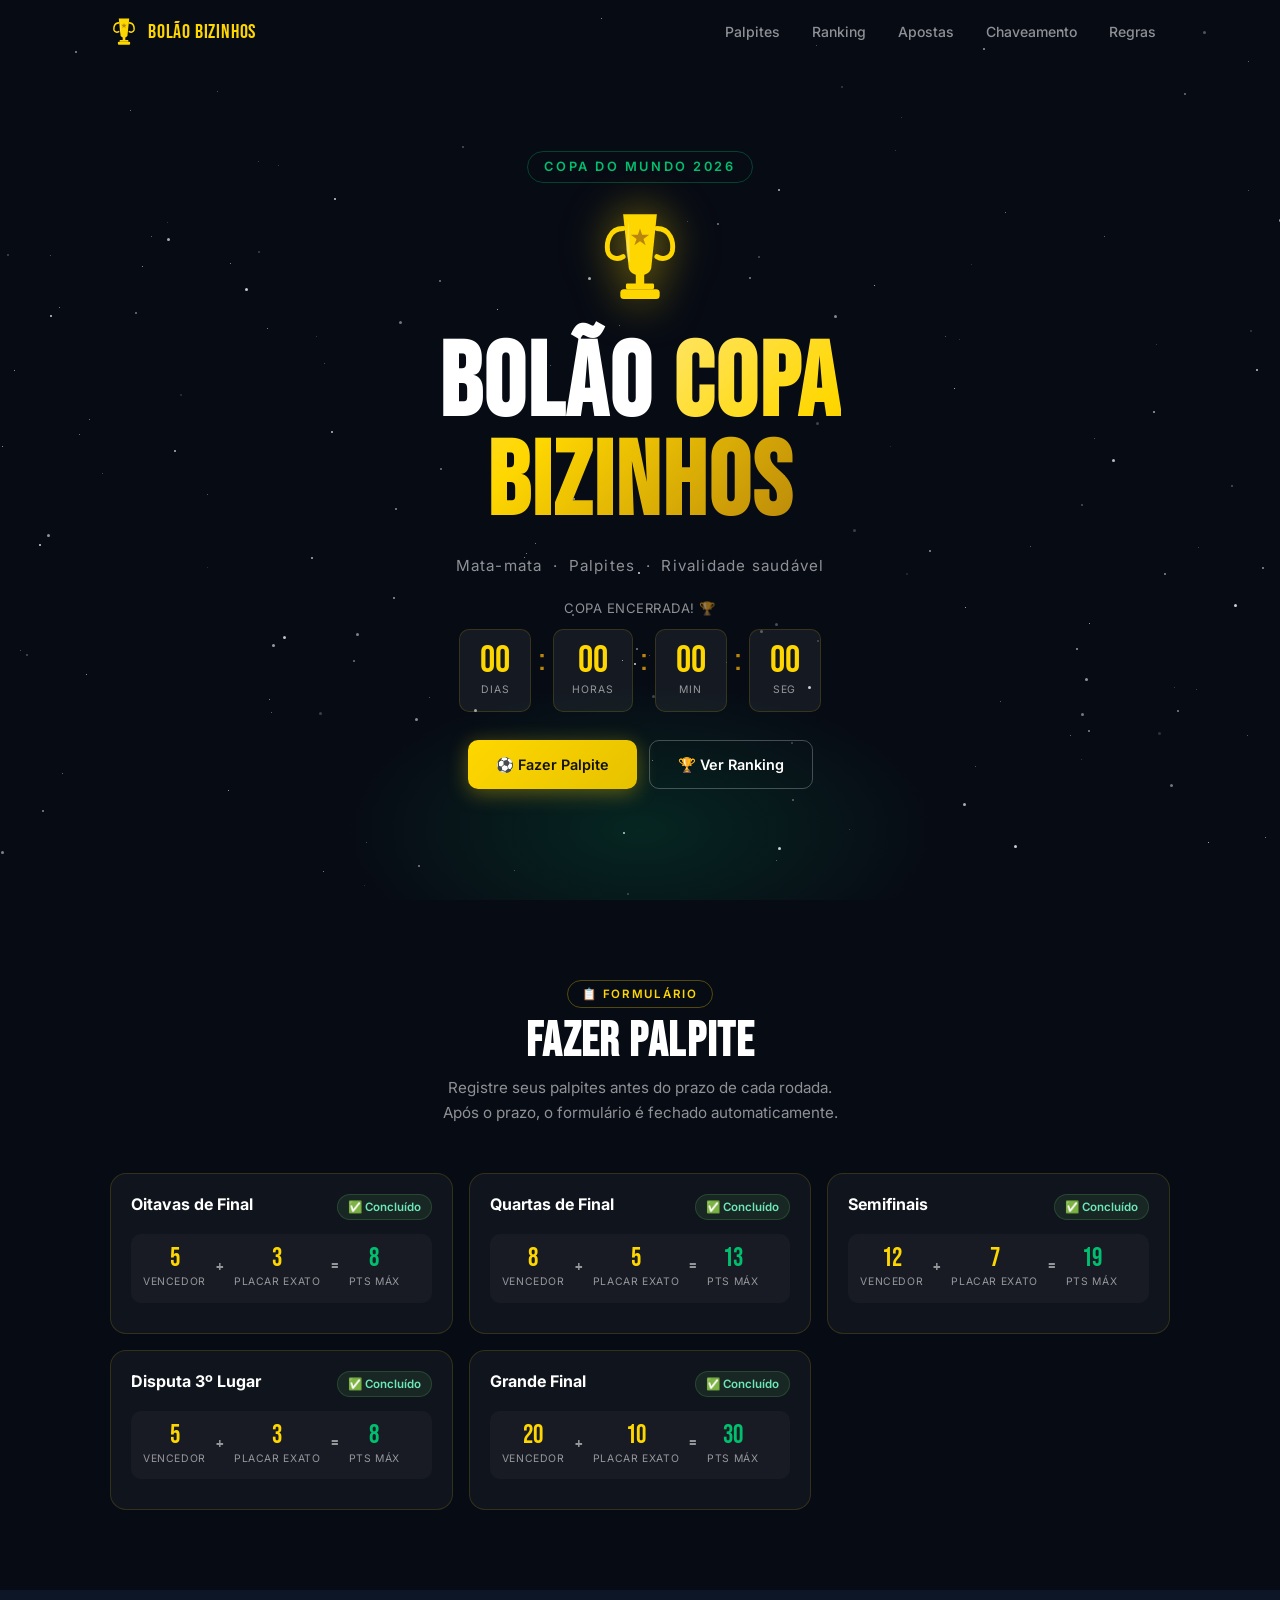
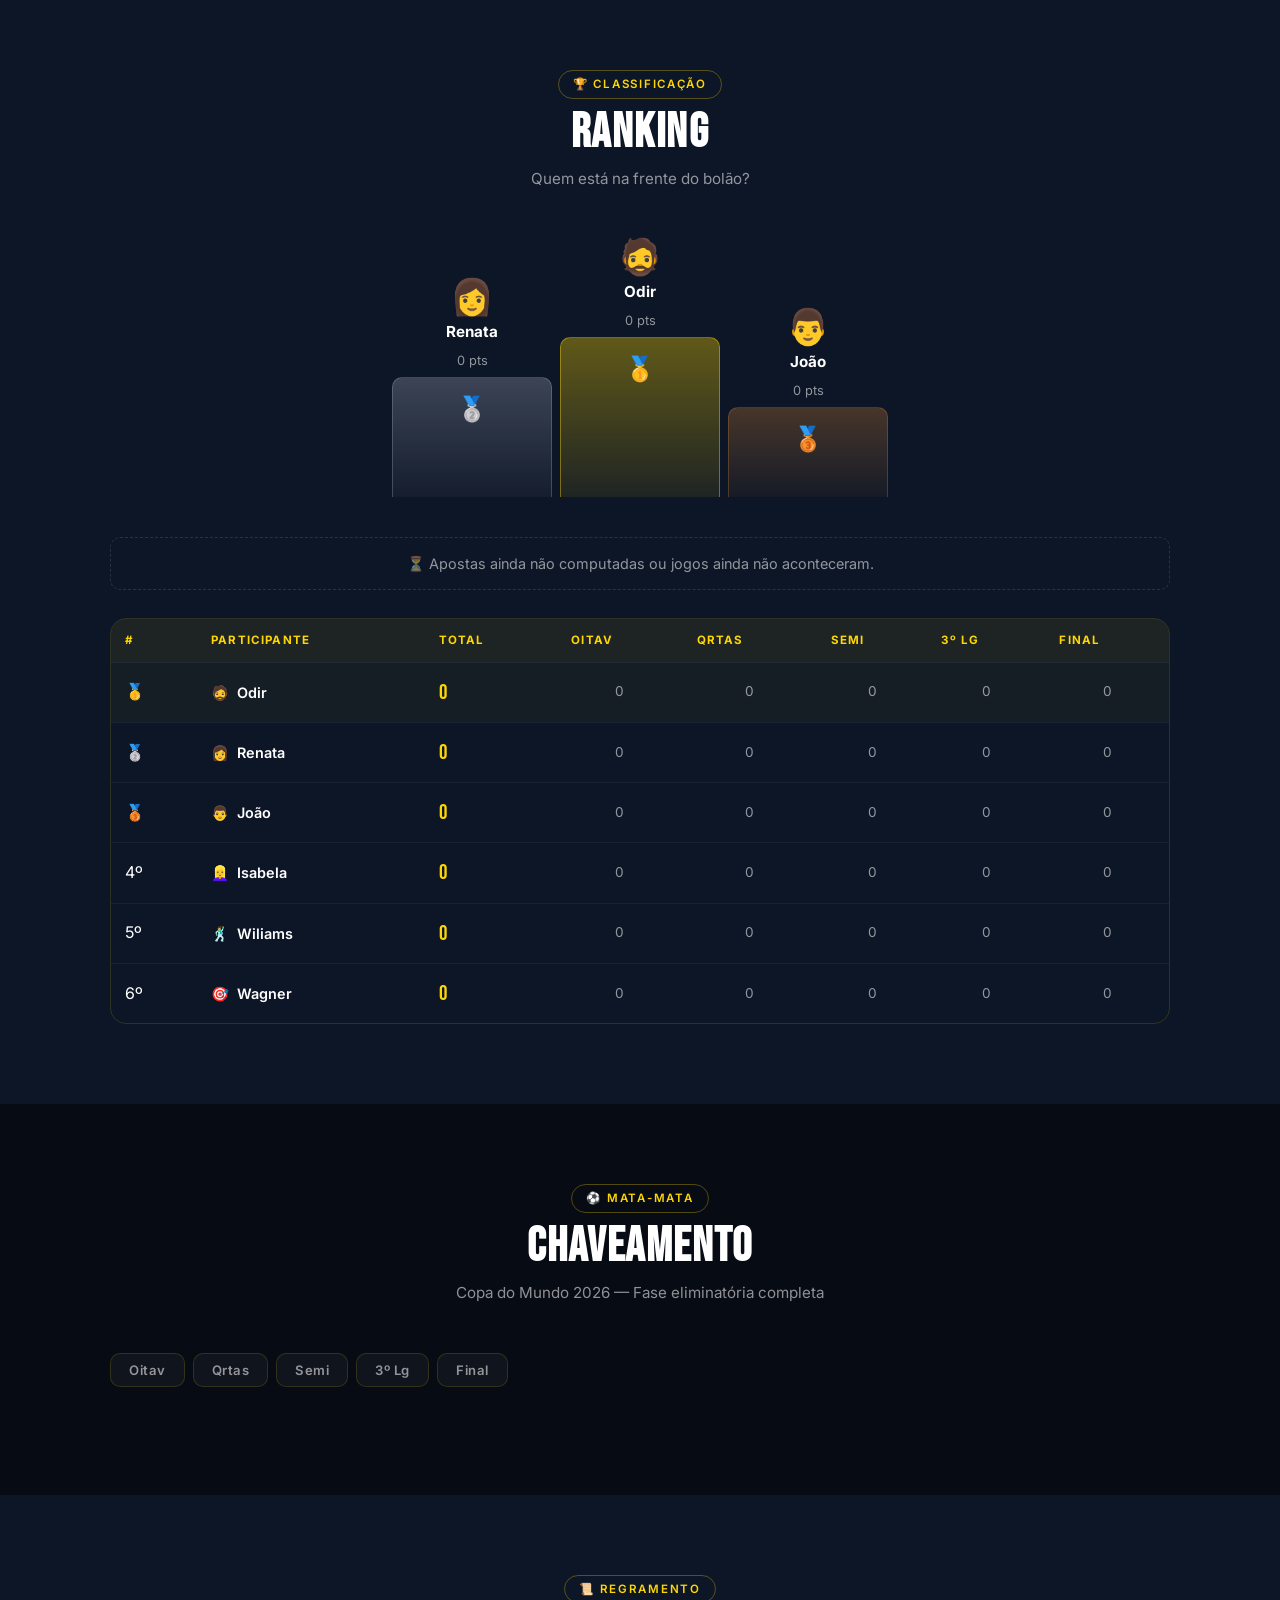
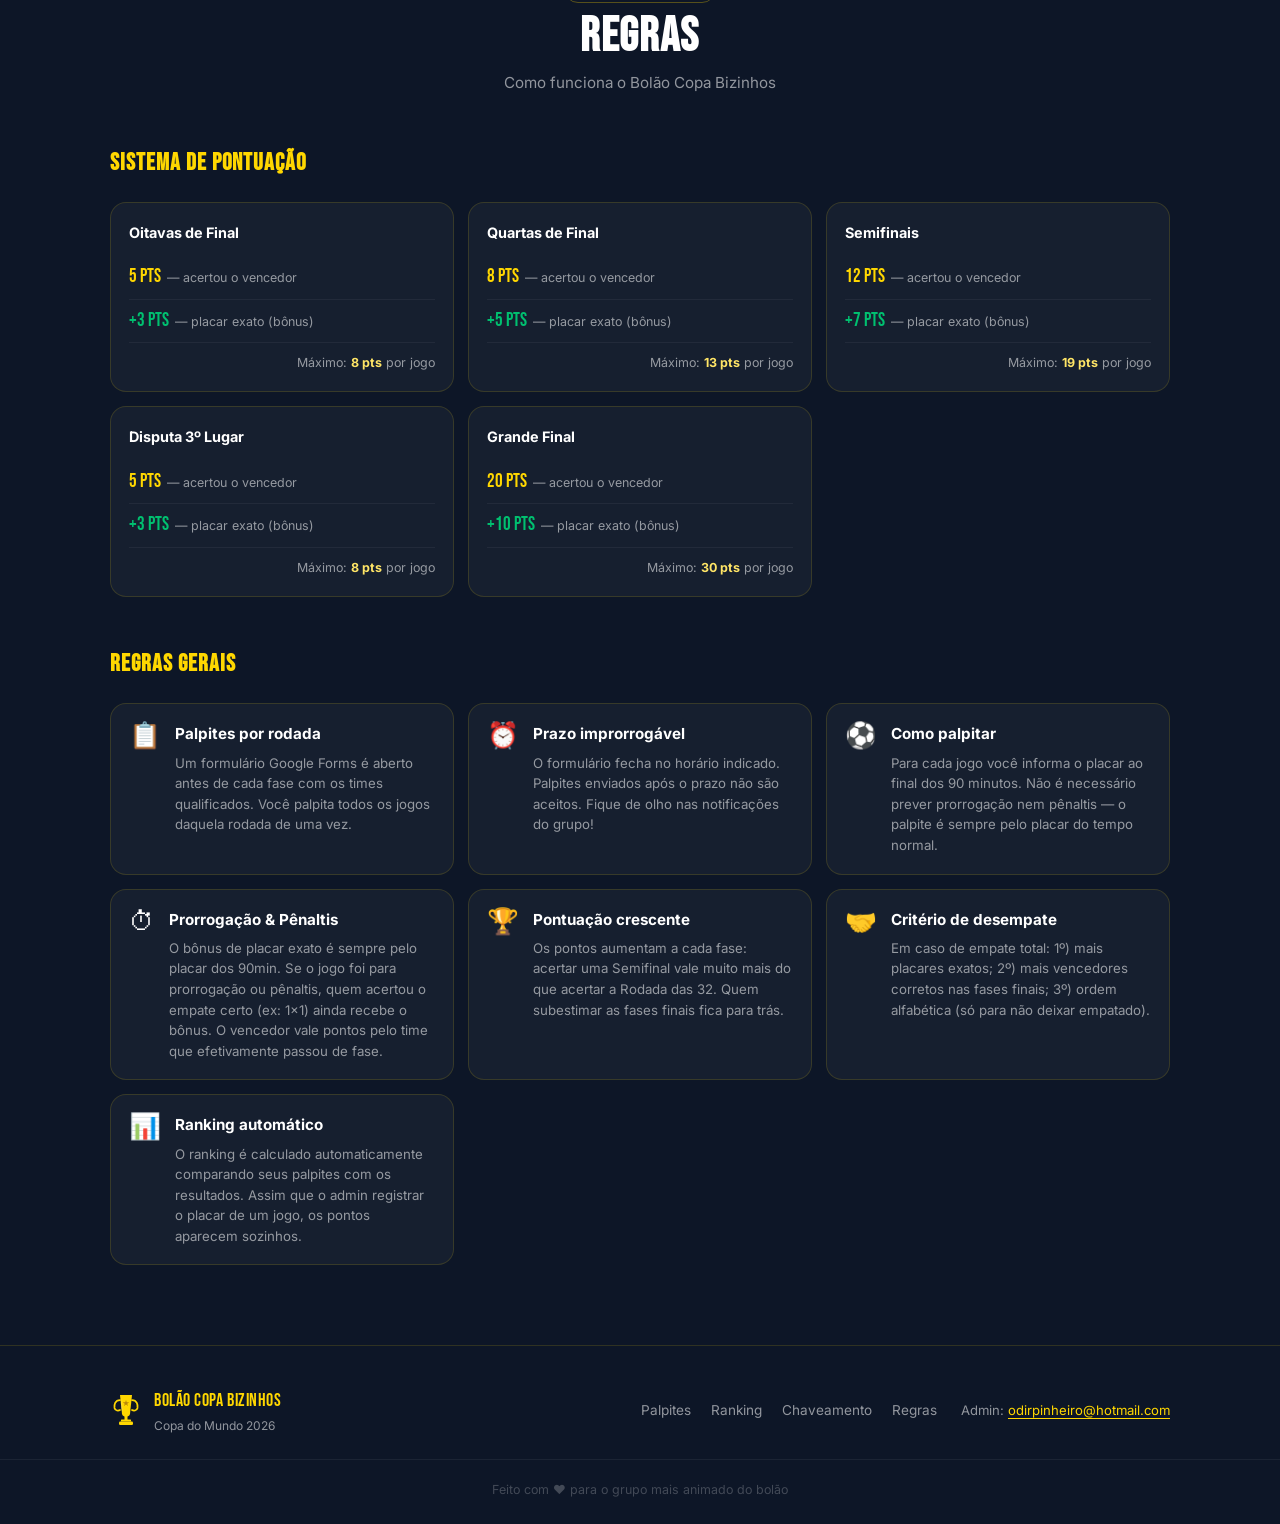
<file: index.html>
<!DOCTYPE html>
<html lang="pt-BR">
<head>
  <meta charset="UTF-8">
  <meta name="viewport" content="width=device-width, initial-scale=1.0">
  <meta name="description" content="Bolão do mata-mata da Copa do Mundo 2026 com os Bizinhos">
  <title id="page-title">Bolão Copa Bizinhos 2026</title>

  <link rel="preconnect" href="https://fonts.googleapis.com">
  <link rel="preconnect" href="https://fonts.gstatic.com" crossorigin>
  <link href="https://fonts.googleapis.com/css2?family=Bebas+Neue&family=Inter:wght@300;400;500;600;700&display=swap" rel="stylesheet">

  <link rel="stylesheet" href="css/style.css">
</head>
<body>

  <!-- ── Navbar ──────────────────────────────────────────────────── -->
  <nav class="navbar" id="navbar">
    <div class="nav-container">
      <a href="#top" class="nav-brand">
        <img src="assets/trophy.svg" alt="" class="nav-icon" aria-hidden="true">
        <span class="nav-brand-text">Bolão Bizinhos</span>
      </a>
      <ul class="nav-menu" role="list">
        <li><a href="#palpites"    class="nav-link">Palpites</a></li>
        <li><a href="#ranking"     class="nav-link">Ranking</a></li>
        <li><a href="apostas.html" class="nav-link">Apostas</a></li>
        <li><a href="#chaveamento" class="nav-link">Chaveamento</a></li>
        <li><a href="#regras"      class="nav-link">Regras</a></li>
      </ul>
      <button class="nav-burger" id="nav-burger"
              aria-label="Abrir menu" aria-expanded="false">
        <span></span><span></span><span></span>
      </button>
    </div>
    <div class="nav-drawer" id="nav-drawer" aria-hidden="true">
      <a href="#palpites"    class="nav-drawer-link">⚽ Palpites</a>
      <a href="#ranking"     class="nav-drawer-link">🏆 Ranking</a>
      <a href="apostas.html" class="nav-drawer-link">📋 Apostas</a>
      <a href="#chaveamento" class="nav-drawer-link">📊 Chaveamento</a>
      <a href="#regras"      class="nav-drawer-link">📜 Regras</a>
    </div>
  </nav>

  <main>

    <!-- ── Hero ──────────────────────────────────────────────────── -->
    <section class="hero" id="top">
      <div class="hero-bg" aria-hidden="true">
        <div id="stars-layer" class="stars-layer"></div>
        <div class="hero-glow"></div>
      </div>

      <div class="container hero-content">
        <div class="hero-eyebrow">Copa do Mundo 2026</div>

        <img src="assets/trophy.svg" alt="Troféu Copa Bizinhos"
             class="hero-trophy" id="hero-trophy">

        <h1 class="hero-title">
          Bolão <span class="text-gold">Copa<br>Bizinhos</span>
        </h1>

        <p class="hero-desc">Mata-mata &nbsp;·&nbsp; Palpites &nbsp;·&nbsp; Rivalidade saudável</p>

        <div class="countdown-wrap">
          <p class="cd-label" id="cd-label">Carregando...</p>
          <div class="countdown">
            <div class="cd-box">
              <span class="cd-num" id="cd-d">00</span>
              <span class="cd-lbl">dias</span>
            </div>
            <span class="cd-colon" aria-hidden="true">:</span>
            <div class="cd-box">
              <span class="cd-num" id="cd-h">00</span>
              <span class="cd-lbl">horas</span>
            </div>
            <span class="cd-colon" aria-hidden="true">:</span>
            <div class="cd-box">
              <span class="cd-num" id="cd-m">00</span>
              <span class="cd-lbl">min</span>
            </div>
            <span class="cd-colon" aria-hidden="true">:</span>
            <div class="cd-box">
              <span class="cd-num" id="cd-s">00</span>
              <span class="cd-lbl">seg</span>
            </div>
          </div>
        </div>

        <div class="hero-ctas">
          <a href="palpite.html" class="btn btn-gold">⚽ Fazer Palpite</a>
          <a href="#ranking"  class="btn btn-outline">🏆 Ver Ranking</a>
        </div>
      </div>
    </section>

    <!-- ── Palpites ───────────────────────────────────────────────── -->
    <section class="section" id="palpites">
      <div class="container">
        <div class="section-hd">
          <span class="tag">📋 Formulário</span>
          <h2>Fazer Palpite</h2>
          <p>Registre seus palpites antes do prazo de cada rodada.<br>
             Após o prazo, o formulário é fechado automaticamente.</p>
        </div>
        <div id="palpites-content">
          <!-- Preenchido pelo app.js -->
        </div>
      </div>
    </section>

    <!-- ── Ranking ────────────────────────────────────────────────── -->
    <section class="section bg-alt" id="ranking">
      <div class="container">
        <div class="section-hd">
          <span class="tag">🏆 Classificação</span>
          <h2>Ranking</h2>
          <p>Quem está na frente do bolão?</p>
        </div>
        <div id="ranking-content">
          <!-- Preenchido pelo app.js -->
        </div>
      </div>
    </section>

    <!-- ── Chaveamento ────────────────────────────────────────────── -->
    <section class="section" id="chaveamento">
      <div class="container">
        <div class="section-hd">
          <span class="tag">⚽ Mata-mata</span>
          <h2>Chaveamento</h2>
          <p>Copa do Mundo 2026 — Fase eliminatória completa</p>
        </div>
        <div id="bracket-content">
          <!-- Preenchido pelo app.js -->
        </div>
      </div>
    </section>

    <!-- ── Regras ─────────────────────────────────────────────────── -->
    <section class="section bg-alt" id="regras">
      <div class="container">
        <div class="section-hd">
          <span class="tag">📜 Regramento</span>
          <h2>Regras</h2>
          <p>Como funciona o Bolão Copa Bizinhos</p>
        </div>
        <div id="regras-content">
          <!-- Preenchido pelo app.js -->
        </div>
      </div>
    </section>

  </main>

  <!-- ── Footer ────────────────────────────────────────────────── -->
  <footer class="footer">
    <div class="container footer-inner">
      <div class="footer-brand">
        <img src="assets/trophy.svg" alt="" class="footer-icon" aria-hidden="true">
        <div>
          <div class="footer-title" id="footer-title">Bolão Copa Bizinhos</div>
          <div class="footer-sub">Copa do Mundo 2026</div>
        </div>
      </div>
      <nav class="footer-links" aria-label="Links do rodapé">
        <a href="#palpites">Palpites</a>
        <a href="#ranking">Ranking</a>
        <a href="#chaveamento">Chaveamento</a>
        <a href="#regras">Regras</a>
      </nav>
      <div class="footer-contact" id="footer-contact"></div>
    </div>
    <div class="footer-copy">
      Feito com ❤️ para o grupo mais animado do bolão
    </div>
  </footer>

  <script src="js/config.js"></script>
  <script src="js/app.js"></script>
</body>
</html>
</file>
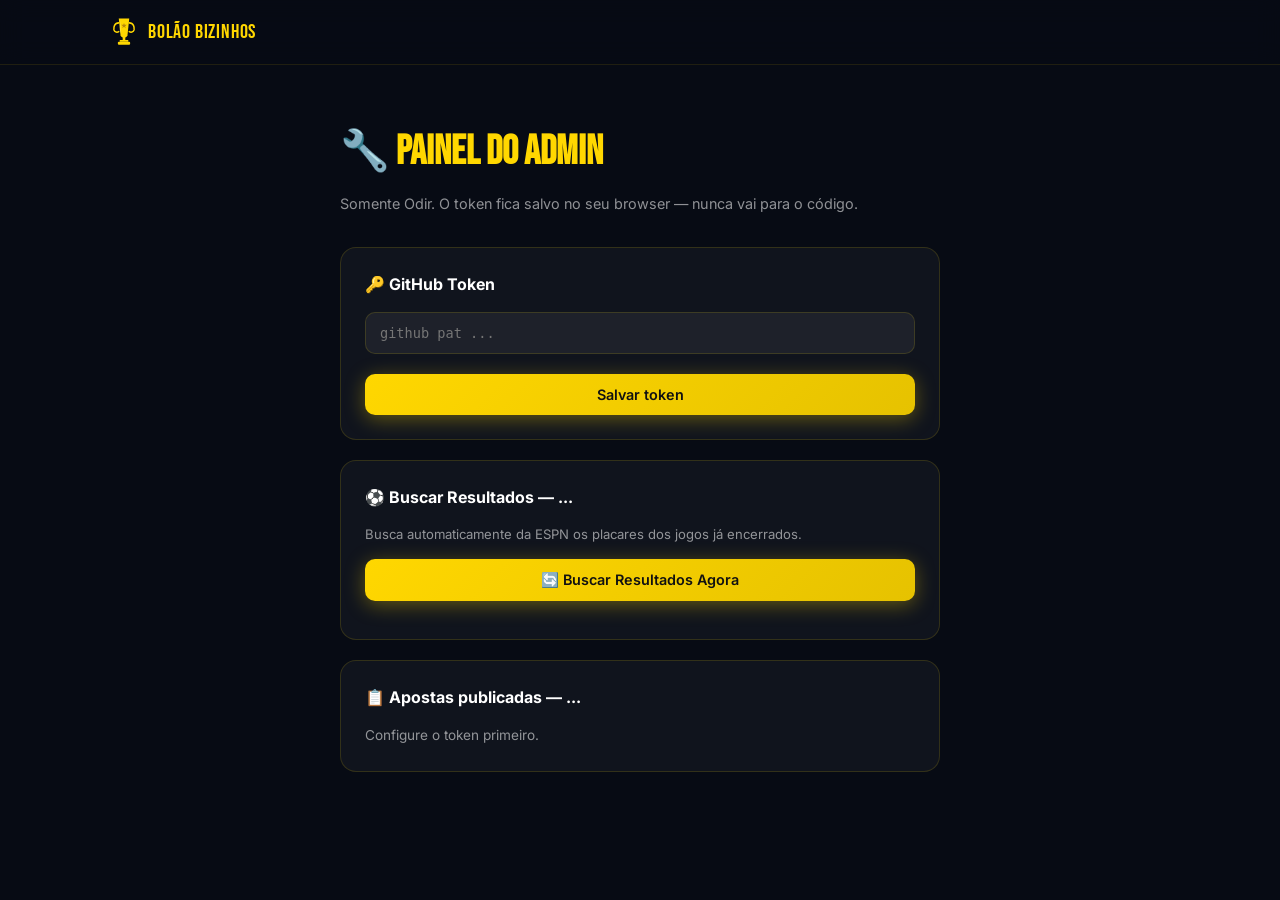
<file: admin.html>
<!DOCTYPE html>
<html lang="pt-BR">
<head>
  <meta charset="UTF-8">
  <meta name="viewport" content="width=device-width, initial-scale=1.0">
  <title>Admin — Bolão Copa Bizinhos</title>
  <link rel="preconnect" href="https://fonts.googleapis.com">
  <link rel="preconnect" href="https://fonts.gstatic.com" crossorigin>
  <link href="https://fonts.googleapis.com/css2?family=Bebas+Neue&family=Inter:wght@300;400;500;600;700&display=swap" rel="stylesheet">
  <link rel="stylesheet" href="css/style.css">
  <style>
    body { padding-top: 80px; }
    .admin-wrap { max-width: 640px; margin: 0 auto; padding: 40px 20px 80px; }
    .admin-title { font-family:'Bebas Neue',cursive; font-size:2.5rem; color:var(--gold); margin-bottom:8px; }
    .admin-sub { color:var(--grey); font-size:.9rem; margin-bottom:32px; }
    .admin-card { background:var(--card-bg); border:1px solid var(--border); border-radius:var(--radius); padding:24px; margin-bottom:20px; }
    .admin-card h3 { font-size:1rem; font-weight:700; margin-bottom:14px; }
    .token-input { width:100%; background:rgba(255,255,255,.06); border:1.5px solid var(--border); border-radius:10px; color:#fff; font-size:.85rem; padding:12px 14px; font-family:monospace; }
    .token-input:focus { outline:none; border-color:var(--gold); }
    .msg { font-size:.82rem; margin-top:8px; }
    .msg-ok  { color:var(--green); }
    .msg-err { color:#f87171; }
    .status-grid { display:grid; grid-template-columns:repeat(auto-fill,minmax(180px,1fr)); gap:10px; margin-top:12px; }
    .status-card { background:rgba(255,255,255,.04); border:1px solid var(--border); border-radius:10px; padding:12px; text-align:center; }
    .status-card .emoji { font-size:1.6rem; }
    .status-card .sname { font-weight:700; font-size:.9rem; margin:4px 0; }
    .status-card .sstatus { font-size:.75rem; }
    .sstatus-ok  { color:var(--green); }
    .sstatus-no  { color:var(--grey); }
    .btn-pub { width:100%; margin-top:16px; padding:14px; font-size:1rem; border-radius:10px; }
    .log { background:rgba(0,0,0,.3); border-radius:8px; padding:12px; font-family:monospace; font-size:.75rem; color:var(--grey); max-height:200px; overflow-y:auto; margin-top:12px; display:none; }
    .log-line { padding:2px 0; border-bottom:1px solid rgba(255,255,255,.05); }
    .log-ok  { color:var(--green); }
    .log-err { color:#f87171; }
  </style>
</head>
<body>
  <nav class="navbar navbar--scrolled">
    <div class="nav-container">
      <a href="index.html" class="nav-brand">
        <img src="assets/trophy.svg" alt="" class="nav-icon" aria-hidden="true">
        <span class="nav-brand-text">Bolão Bizinhos</span>
      </a>
    </div>
  </nav>

  <div class="admin-wrap">
    <h1 class="admin-title">🔧 Painel do Admin</h1>
    <p class="admin-sub">Somente Odir. O token fica salvo no seu browser — nunca vai para o código.</p>

    <!-- Token -->
    <div class="admin-card">
      <h3>🔑 GitHub Token</h3>
      <input class="token-input" type="password" id="token-input"
             placeholder="github_pat_..." autocomplete="off">
      <p class="msg" id="token-msg"></p>
      <button class="btn btn-gold" style="margin-top:12px;width:100%" onclick="saveToken()">Salvar token</button>
    </div>

    <!-- Buscar Resultados -->
    <div class="admin-card">
      <h3>⚽ Buscar Resultados — <span id="round-label2">...</span></h3>
      <p style="color:var(--grey);font-size:.82rem;margin-bottom:14px">
        Busca automaticamente da ESPN os placares dos jogos já encerrados.
      </p>
      <button class="btn btn-gold" style="width:100%" onclick="buscarResultados()">
        🔄 Buscar Resultados Agora
      </button>
      <div id="resultados-preview" style="margin-top:14px"></div>
    </div>

    <!-- Status apostas -->
    <div class="admin-card">
      <h3>📋 Apostas publicadas — <span id="round-label">...</span></h3>
      <div class="status-grid" id="status-grid">
        <p style="color:var(--grey);font-size:.85rem">Configure o token primeiro.</p>
      </div>
      <button class="btn btn-gold btn-pub" id="btn-pub" onclick="publicarTodas()" style="display:none">
        🚀 Publicar apostas de todos no site
      </button>
      <div class="log" id="pub-log"></div>
    </div>
  </div>

  <script src="js/config-2.js"></script>
  <script>
    const STORAGE_KEY = 'bolao_admin_token';

    function getToken() { return localStorage.getItem(STORAGE_KEY) || ''; }

    function saveToken() {
      const val = document.getElementById('token-input').value.trim();
      if (!val.startsWith('github_pat_') && !val.startsWith('ghp_')) {
        showMsg('token-msg', '❌ Token inválido. Deve começar com github_pat_ ou ghp_', false);
        return;
      }
      localStorage.setItem(STORAGE_KEY, val);
      showMsg('token-msg', '✅ Token salvo no browser (não vai para o código)', true);
      checkStatus();
    }

    function showMsg(id, text, ok) {
      const el = document.getElementById(id);
      el.textContent = text;
      el.className = 'msg ' + (ok ? 'msg-ok' : 'msg-err');
    }

    function log(text, ok) {
      const box = document.getElementById('pub-log');
      box.style.display = 'block';
      const line = document.createElement('div');
      line.className = 'log-line ' + (ok ? 'log-ok' : 'log-err');
      line.textContent = new Date().toLocaleTimeString('pt-BR') + ' → ' + text;
      box.appendChild(line);
      box.scrollTop = box.scrollHeight;
    }

    async function checkStatus() {
      const token = getToken();
      const round = CONFIG.currentRound;
      const scoring = CONFIG.scoring[round];
      document.getElementById('round-label').textContent = scoring.label;

      const grid = document.getElementById('status-grid');
      grid.innerHTML = '';

      for (const p of CONFIG.participants) {
        const nome = p.name;
        const path = `data/palpite-${round}-${nome.toLowerCase().replace(/\s/g,'-')}.json`;
        const apiUrl = `https://api.github.com/repos/${CONFIG.github.repo}/contents/${path}`;

        let status = '⏳', cls = 'sstatus-no', exists = false;
        try {
          const res = await fetch(apiUrl, {
            headers: { 'Authorization': `Bearer ${token}`, 'Accept': 'application/vnd.github+json' }
          });
          exists = res.ok;
          status = exists ? '✅ Publicado' : '⏳ Aguardando';
          cls    = exists ? 'sstatus-ok' : 'sstatus-no';
        } catch(e) { status = '❌ Erro'; cls = 'sstatus-err'; }

        grid.innerHTML += `
          <div class="status-card">
            <div class="emoji">${p.emoji}</div>
            <div class="sname">${nome}</div>
            <div class="sstatus ${cls}">${status}</div>
          </div>`;
      }

      document.getElementById('btn-pub').style.display = 'block';
    }

    async function publicarTodas() {
      const token = getToken();
      if (!token) { alert('Configure o token primeiro!'); return; }
      const round = CONFIG.currentRound;

      log('Iniciando publicação...', true);
      document.getElementById('btn-pub').disabled = true;

      for (const p of CONFIG.participants) {
        const nome = p.name;
        const lsKey = `bolao_${round}_${nome}`;
        const saved = localStorage.getItem(lsKey);

        // Tenta ler do localStorage primeiro (se admin apostou neste browser)
        // Para outros participantes, verifica se já está no GitHub
        const path = `data/palpite-${round}-${nome.toLowerCase().replace(/\s/g,'-')}.json`;
        const apiUrl = `https://api.github.com/repos/${CONFIG.github.repo}/contents/${path}`;

        try {
          const check = await fetch(apiUrl, {
            headers: { 'Authorization': `Bearer ${token}`, 'Accept': 'application/vnd.github+json' }
          });

          if (check.ok) {
            log(`${nome}: já publicado ✅`, true);
          } else if (saved) {
            // Tem no localStorage deste browser — publica
            const entry = JSON.parse(saved);
            const content = btoa(unescape(encodeURIComponent(JSON.stringify(entry, null, 2))));
            await fetch(apiUrl, {
              method: 'PUT',
              headers: { 'Authorization': `Bearer ${token}`, 'Accept': 'application/vnd.github+json', 'Content-Type': 'application/json' },
              body: JSON.stringify({ message: `Palpite de ${nome} — ${round}`, content, committer: { name: 'Bolão Bot', email: 'bolao@bizinhos.com' } })
            });
            log(`${nome}: publicado do localStorage ✅`, true);
          } else {
            log(`${nome}: sem aposta ainda ⏳`, false);
          }
        } catch(e) {
          log(`${nome}: erro — ${e.message}`, false);
        }
      }

      log('Concluído! Recarregue para ver o status.', true);
      document.getElementById('btn-pub').disabled = false;
      setTimeout(checkStatus, 2000);
    }

    /* ── ESPN → nomes do config ────────────────────────────────────── */
    const TEAM_MAP = {
      'South Africa':'África do Sul 🇿🇦','Canada':'Canadá 🇨🇦',
      'Brazil':'Brasil 🇧🇷','Japan':'Japão 🇯🇵',
      'Germany':'Alemanha 🇩🇪','Paraguay':'Paraguai 🇵🇾',
      'Netherlands':'Holanda 🇳🇱','Morocco':'Marrocos 🇲🇦',
      'Ivory Coast':'Costa do Marfim 🇨🇮',"Côte d'Ivoire":'Costa do Marfim 🇨🇮',
      'Norway':'Noruega 🇳🇴','France':'França 🇫🇷','Sweden':'Suécia 🇸🇪',
      'Mexico':'México 🇲🇽','Ecuador':'Equador 🇪🇨',
      'England':'Inglaterra 🏴󠁧󠁢󠁥󠁮󠁧󠁿','DR Congo':'RD Congo 🇨🇩','Congo DR':'RD Congo 🇨🇩',
      'Belgium':'Bélgica 🇧🇪','Senegal':'Senegal 🇸🇳',
      'United States':'EUA 🇺🇸','USA':'EUA 🇺🇸',
      'Bosnia and Herzegovina':'Bósnia 🇧🇦','Bosnia':'Bósnia 🇧🇦',
      'Spain':'Espanha 🇪🇸','Austria':'Áustria 🇦🇹',
      'Portugal':'Portugal 🇵🇹','Croatia':'Croácia 🇭🇷',
      'Switzerland':'Suíça 🇨🇭','Algeria':'Argélia 🇩🇿',
      'Australia':'Austrália 🇦🇺','Egypt':'Egito 🇪🇬',
      'Argentina':'Argentina 🇦🇷','Uruguay':'Uruguai 🇺🇾',
      'Colombia':'Colômbia 🇨🇴','Ghana':'Gana 🇬🇭',
      'Cape Verde':'Cabo Verde 🇨🇻',
    };

    async function buscarResultados() {
      const round   = CONFIG.currentRound;
      const matches = CONFIG.matches[round] || [];
      const preview = document.getElementById('resultados-preview');

      document.getElementById('round-label2').textContent = CONFIG.scoring[round].label;
      preview.innerHTML = '<p style="color:var(--grey);font-size:.82rem">⏳ Buscando na ESPN...</p>';

      // Range de datas da rodada
      const datas = matches.map(m => m.date).filter(Boolean).sort();
      const d1 = datas[0]?.replace(/-/g,'') || '20260628';
      const d2 = datas[datas.length-1]?.replace(/-/g,'') || '20260703';

      try {
        const res = await fetch(
          `https://site.api.espn.com/apis/site/v2/sports/soccer/fifa.world/scoreboard?dates=${d1}-${d2}&limit=50`
        );
        const data = await res.json();
        const updates = [];

        for (const ev of (data.events || [])) {
          const comp = ev.competitions[0];
          if (!comp.status.type.completed) continue;

          const espnHome = comp.competitors[0].team.displayName;
          const espnAway = comp.competitors[1].team.displayName;
          const sHome = parseInt(comp.competitors[0].score) || 0;
          const sAway = parseInt(comp.competitors[1].score) || 0;
          const statusId = comp.status.type.id;  // 28=full,46=ET,47=pens
          const notes    = comp.notes || [];

          const cfgHome = TEAM_MAP[espnHome];
          const cfgAway = TEAM_MAP[espnAway];
          if (!cfgHome || !cfgAway) continue;

          // Acha o jogo no config
          const m = matches.find(m =>
            (m.teamA === cfgHome && m.teamB === cfgAway) ||
            (m.teamA === cfgAway && m.teamB === cfgHome)
          );
          if (!m) continue;

          const swapped = m.teamA === cfgAway;
          const scoreA  = swapped ? sAway : sHome;
          const scoreB  = swapped ? sHome : sAway;

          let winner, resolution;
          if (statusId === 28) {           // tempo normal
            resolution = 'regular';
            winner     = scoreA > scoreB ? 'A' : 'B';
          } else if (statusId === 47) {    // pênaltis
            resolution = 'penalties';
            const note = notes[0]?.headline || '';
            const advESPN = note.split(' advance')[0].trim();
            const advCfg  = TEAM_MAP[advESPN];
            winner = (advCfg === m.teamA) ? 'A' : 'B';
          } else if (statusId === 46) {    // prorrogação
            resolution = 'extratime';
            winner     = scoreA > scoreB ? 'A' : 'B';
          } else { continue; }

          if (m.winner === winner && m.scoreA === scoreA && m.scoreB === scoreB) continue; // já está certo
          updates.push({ id: m.id, teamA: m.teamA, teamB: m.teamB, scoreA, scoreB, winner, resolution });
        }

        if (!updates.length) {
          preview.innerHTML = '<p style="color:var(--green);font-size:.85rem">✅ Todos os resultados já estão atualizados!</p>';
          return;
        }

        // Mostra preview
        let html = `<p style="color:var(--grey);font-size:.8rem;margin-bottom:8px">${updates.length} jogo(s) para atualizar:</p>`;
        html += '<div style="background:rgba(0,0,0,.3);border-radius:8px;padding:10px;font-size:.78rem;font-family:monospace;margin-bottom:12px">';
        updates.forEach(u => {
          const res = u.resolution === 'penalties' ? ' 🥅 Pênal.' : u.resolution === 'extratime' ? ' ⏱ Prorr.' : '';
          html += `<div style="padding:3px 0;border-bottom:1px solid rgba(255,255,255,.07)">${u.teamA} <b>${u.scoreA}</b> × <b>${u.scoreB}</b> ${u.teamB} → ${u.winner === 'A' ? u.teamA : u.teamB}${res}</div>`;
        });
        html += '</div>';
        html += `<button class="btn btn-gold" style="width:100%" onclick='confirmarResultados(${JSON.stringify(updates)})'>✅ Salvar resultados no GitHub</button>`;
        preview.innerHTML = html;

      } catch(e) {
        preview.innerHTML = `<p style="color:#f87171;font-size:.82rem">❌ Erro ao buscar: ${e.message}</p>`;
      }
    }

    async function confirmarResultados(updates) {
      const token = getToken();
      if (!token) { alert('Configure o token GitHub primeiro!'); return; }

      // Lê config.js atual do GitHub
      const apiUrl = `https://api.github.com/repos/${CONFIG.github.repo}/contents/js/config-2.js`;
      const headers = { 'Authorization': `Bearer ${token}`, 'Accept': 'application/vnd.github+json' };

      log('Lendo config-2.js do GitHub...', true);
      document.getElementById('pub-log').style.display = 'block';

      try {
        const getRes = await fetch(apiUrl, { headers });
        const fileData = await getRes.json();
        let content = decodeURIComponent(escape(atob(fileData.content.replace(/\n/g,''))));

        // Aplica cada update no texto do config
        for (const u of updates) {
          // Acha o bloco desse jogo pelo id e substitui scoreA, scoreB, winner, resolution
          const idPat = new RegExp(
            `(id:"${u.id}"[^}]+?)scoreA:null([^}]+?)scoreB:null([^}]+?)winner:null([^}]+?)resolution:"[^"]*"`, 'g'
          );
          const replacement = `$1scoreA:${u.scoreA}$2scoreB:${u.scoreB}$3winner:"${u.winner}"$4resolution:"${u.resolution}"`;
          const newContent = content.replace(idPat, replacement);
          if (newContent !== content) {
            content = newContent;
            log(`✅ ${u.teamA} ${u.scoreA}×${u.scoreB} ${u.teamB} → atualizado`, true);
          } else {
            log(`⚠️ Jogo ${u.id} não encontrado no texto`, false);
          }
        }

        // Também atualiza config.js (clone de config-2.js neste contexto)
        const encoded = btoa(unescape(encodeURIComponent(content)));
        const body = {
          message: `Atualiza resultados ${CONFIG.scoring[CONFIG.currentRound].label} via admin`,
          content: encoded, sha: fileData.sha,
          committer: { name: 'Bolão Bot', email: 'bolao@bizinhos.com' }
        };

        await fetch(apiUrl, { method:'PUT', headers, body: JSON.stringify(body) });

        // Também salva config.js (principal)
        const configUrl = apiUrl.replace('config-2.js','config.js');
        const getConf   = await fetch(configUrl, { headers });
        const confData  = await getConf.json();
        body.sha     = confData.sha;
        body.message = body.message.replace('config-2.js','config.js');
        await fetch(configUrl, { method:'PUT', headers, body: JSON.stringify(body) });

        log('✅ GitHub atualizado! Ranking recalcula automaticamente.', true);
        document.getElementById('resultados-preview').innerHTML =
          '<p style="color:var(--green)">✅ Resultados publicados! O ranking já está sendo recalculado.</p>';

      } catch(e) {
        log('❌ Erro: ' + e.message, false);
      }
    }

    // Init
    window.addEventListener('DOMContentLoaded', () => {
      const saved = getToken();
      document.getElementById('round-label2').textContent = CONFIG.scoring?.[CONFIG.currentRound]?.label || '...';
      if (saved) {
        document.getElementById('token-input').value = saved;
        showMsg('token-msg', '✅ Token salvo', true);
        checkStatus();
      }
    });
  </script>
</body>
</html>
</file>
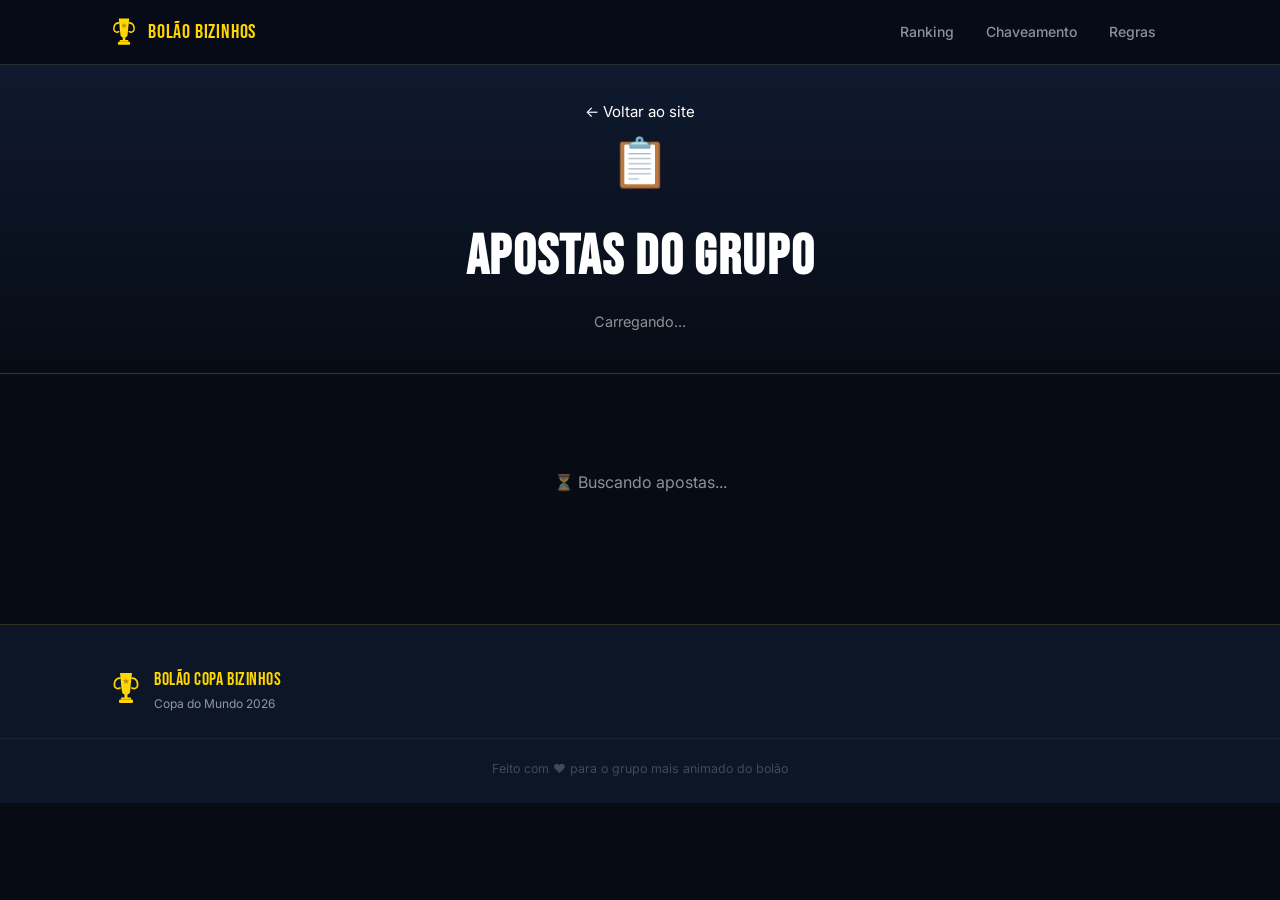
<file: apostas.html>
<!DOCTYPE html>
<html lang="pt-BR">
<head>
  <meta charset="UTF-8">
  <meta name="viewport" content="width=device-width, initial-scale=1.0">
  <title>Apostas — Bolão Copa Bizinhos</title>
  <link rel="preconnect" href="https://fonts.googleapis.com">
  <link rel="preconnect" href="https://fonts.gstatic.com" crossorigin>
  <link href="https://fonts.googleapis.com/css2?family=Bebas+Neue&family=Inter:wght@300;400;500;600;700&display=swap" rel="stylesheet">
  <link rel="stylesheet" href="css/style.css">
  <link rel="stylesheet" href="css/apostas.css">
</head>
<body>

  <nav class="navbar navbar--scrolled">
    <div class="nav-container">
      <a href="index.html" class="nav-brand">
        <img src="assets/trophy.svg" alt="" class="nav-icon" aria-hidden="true">
        <span class="nav-brand-text">Bolão Bizinhos</span>
      </a>
      <ul class="nav-menu" role="list">
        <li><a href="index.html#ranking"     class="nav-link">Ranking</a></li>
        <li><a href="index.html#chaveamento" class="nav-link">Chaveamento</a></li>
        <li><a href="index.html#regras"      class="nav-link">Regras</a></li>
      </ul>
    </div>
  </nav>

  <main id="apostas-app">
    <section class="ap-hero">
      <div class="container">
        <a href="index.html" class="bet-back">← Voltar ao site</a>
        <div class="ap-trophy">📋</div>
        <h1 class="ap-title">Apostas do Grupo</h1>
        <p class="ap-sub" id="ap-sub">Carregando...</p>
      </div>
    </section>
    <section class="ap-section">
      <div class="container" id="apostas-content">
        <div class="ap-loading">⏳ Buscando apostas...</div>
      </div>
    </section>
  </main>

  <footer class="footer">
    <div class="container footer-inner">
      <div class="footer-brand">
        <img src="assets/trophy.svg" alt="" class="footer-icon" aria-hidden="true">
        <div>
          <div class="footer-title">Bolão Copa Bizinhos</div>
          <div class="footer-sub">Copa do Mundo 2026</div>
        </div>
      </div>
    </div>
    <div class="footer-copy">Feito com ❤️ para o grupo mais animado do bolão</div>
  </footer>

  <script src="js/config-2.js"></script>
  <script src="js/apostas-engine.js"></script>
</body>
</html>
</file>
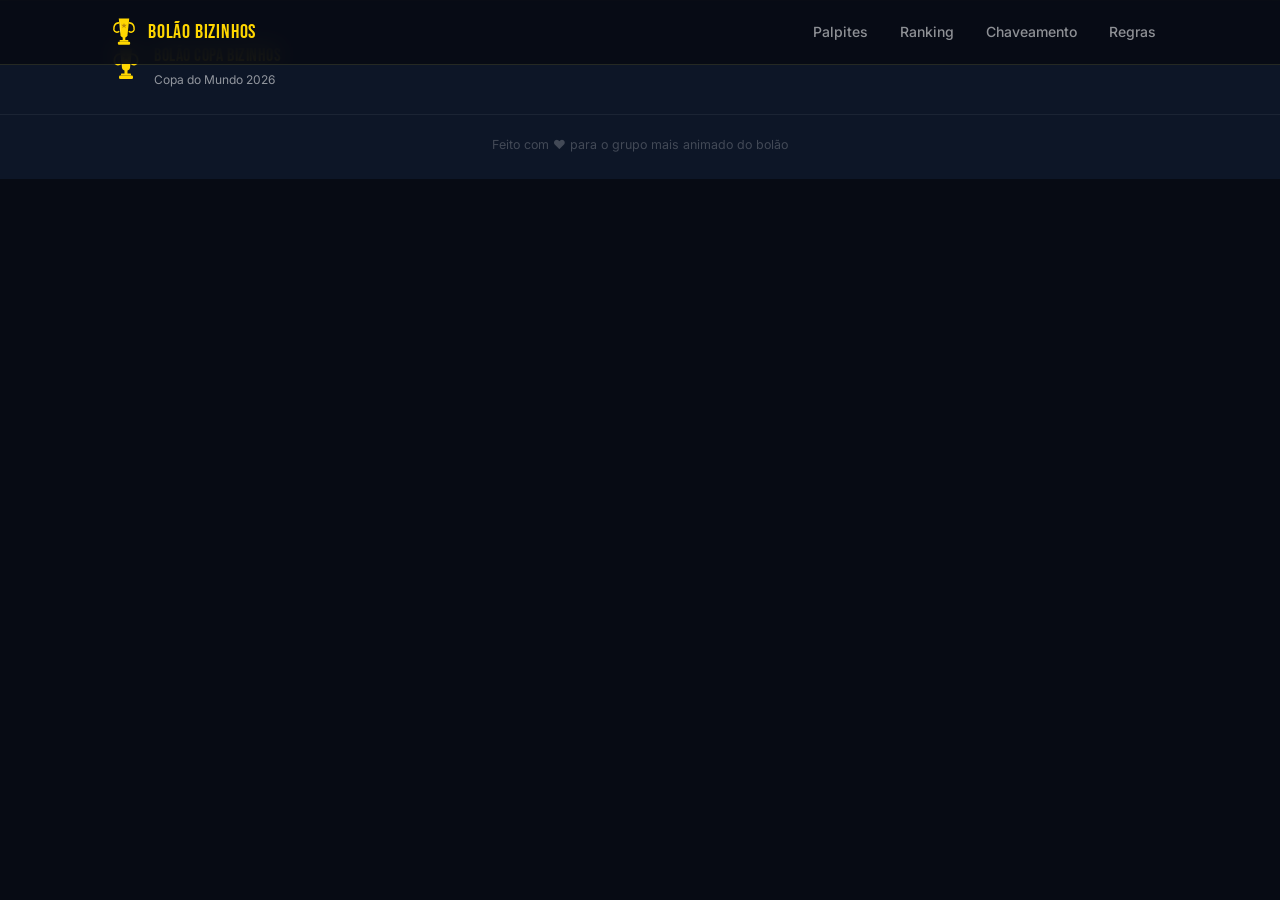
<file: isabela.html>
<!DOCTYPE html>
<html lang="pt-BR">
<head>
  <meta charset="UTF-8">
  <meta http-equiv="refresh" content="0; url=palpite.html?p=Isabela&t=is8b1r">
  <meta name="robots" content="noindex">
  <title>Redirecionando... — Bolão Bizinhos</title>
  <link rel="stylesheet" href="css/style.css">
  <script>location.replace('palpite.html?p=Isabela&t=is8b1r');</script>
</head>
<body style="display:flex;align-items:center;justify-content:center;min-height:100vh;background:#0a0e1a;color:#fff;font-family:Inter,sans-serif;text-align:center">
  <div>
    <p>Redirecionando para seu palpite...</p>
    <p><a href="palpite.html?p=Isabela&t=is8b1r" style="color:#FFD700">Clique aqui se não for redirecionado</a></p>
  </div>
</body>
</html>
</file>
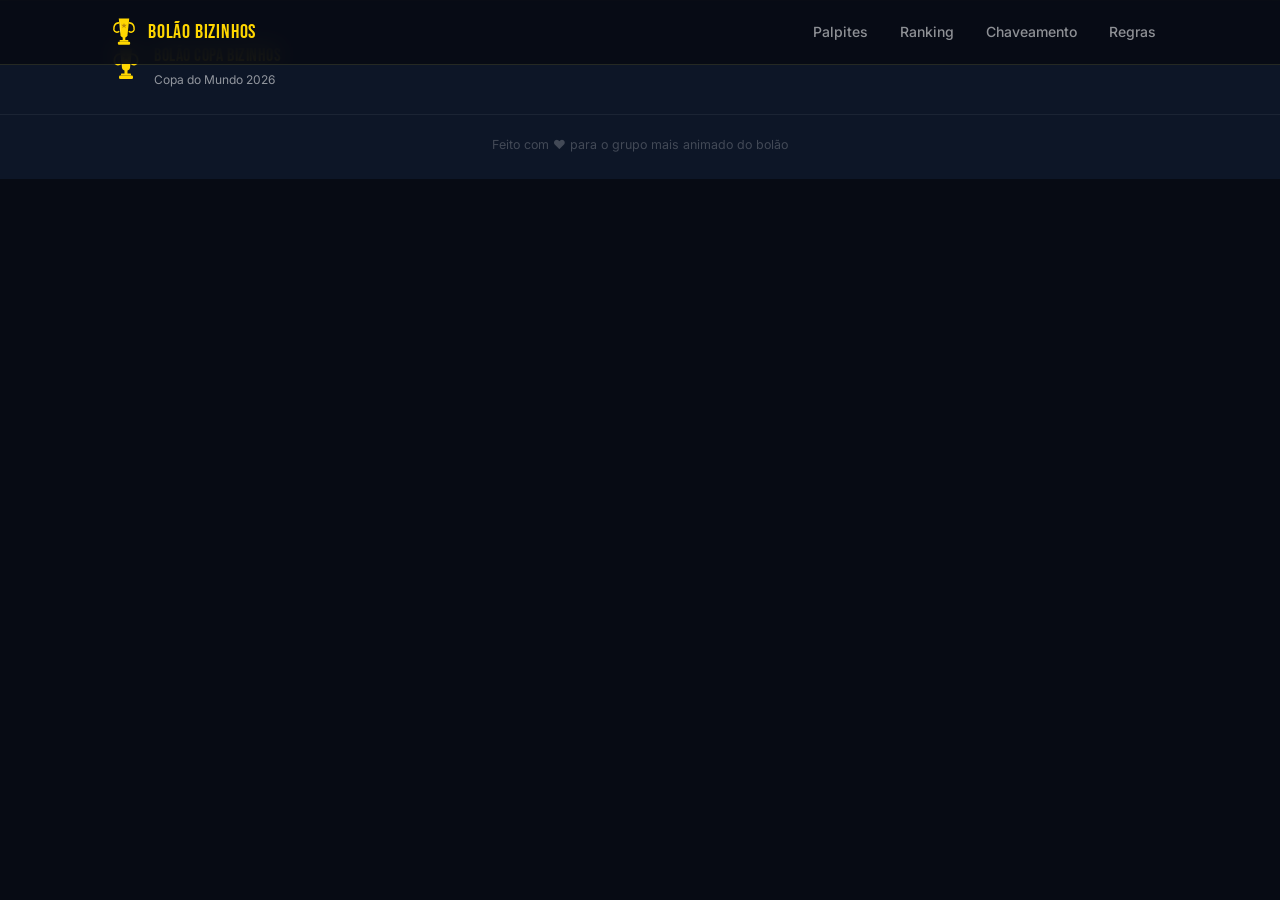
<file: joao.html>
<!DOCTYPE html>
<html lang="pt-BR">
<head>
  <meta charset="UTF-8">
  <meta http-equiv="refresh" content="0; url=palpite.html?p=Jo%C3%A3o&t=jo5w3q">
  <meta name="robots" content="noindex">
  <title>Redirecionando... — Bolão Bizinhos</title>
  <link rel="stylesheet" href="css/style.css">
  <script>location.replace('palpite.html?p=Jo%C3%A3o&t=jo5w3q');</script>
</head>
<body style="display:flex;align-items:center;justify-content:center;min-height:100vh;background:#0a0e1a;color:#fff;font-family:Inter,sans-serif;text-align:center">
  <div>
    <p>Redirecionando para seu palpite...</p>
    <p><a href="palpite.html?p=Jo%C3%A3o&t=jo5w3q" style="color:#FFD700">Clique aqui se não for redirecionado</a></p>
  </div>
</body>
</html>
</file>
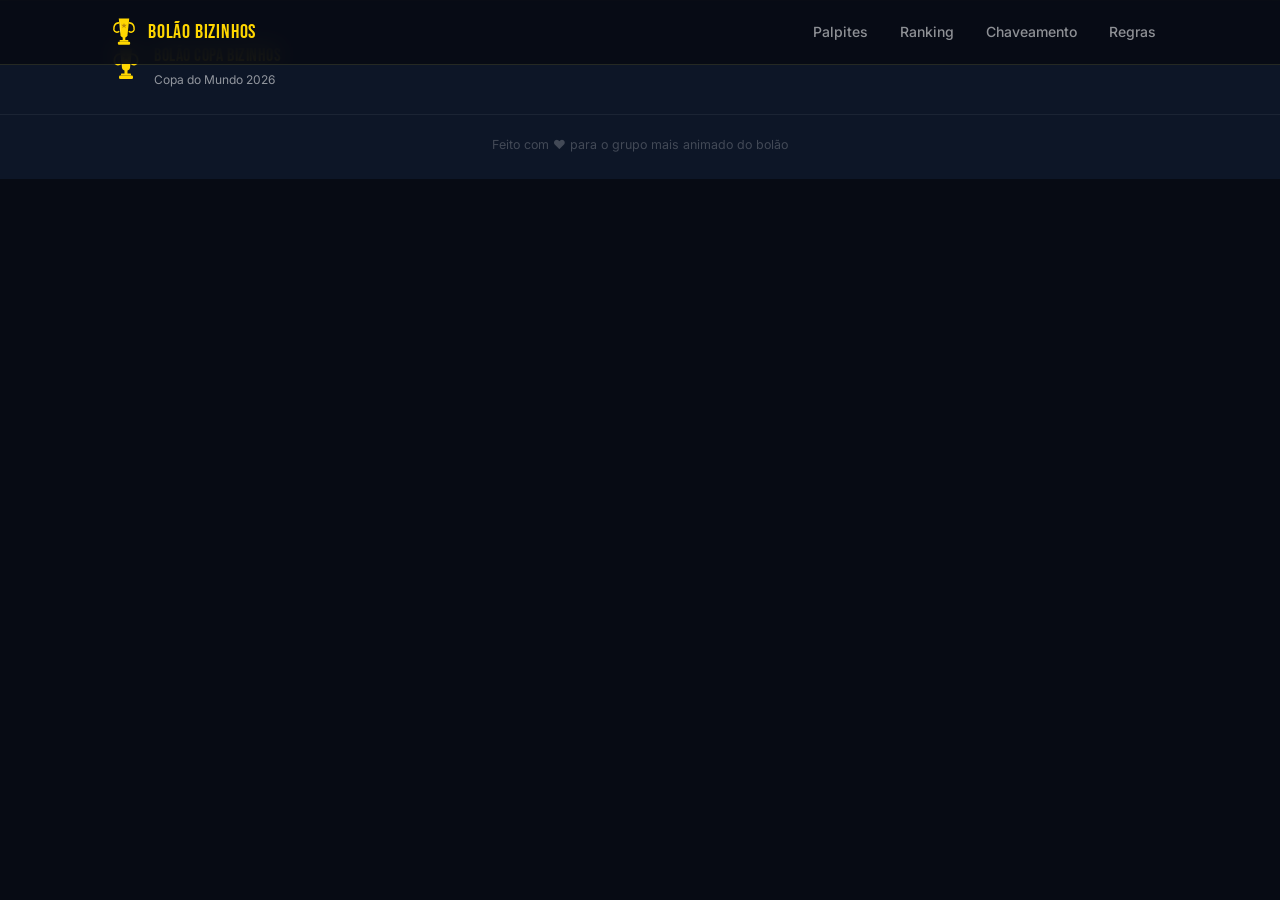
<file: odir.html>
<!DOCTYPE html>
<html lang="pt-BR">
<head>
  <meta charset="UTF-8">
  <meta http-equiv="refresh" content="0; url=palpite.html?p=Odir&t=od7k2f">
  <meta name="robots" content="noindex">
  <title>Redirecionando... — Bolão Bizinhos</title>
  <link rel="stylesheet" href="css/style.css">
  <script>location.replace('palpite.html?p=Odir&t=od7k2f');</script>
</head>
<body style="display:flex;align-items:center;justify-content:center;min-height:100vh;background:#0a0e1a;color:#fff;font-family:Inter,sans-serif;text-align:center">
  <div>
    <p>Redirecionando para seu palpite...</p>
    <p><a href="palpite.html?p=Odir&t=od7k2f" style="color:#FFD700">Clique aqui se não for redirecionado</a></p>
  </div>
</body>
</html>
</file>
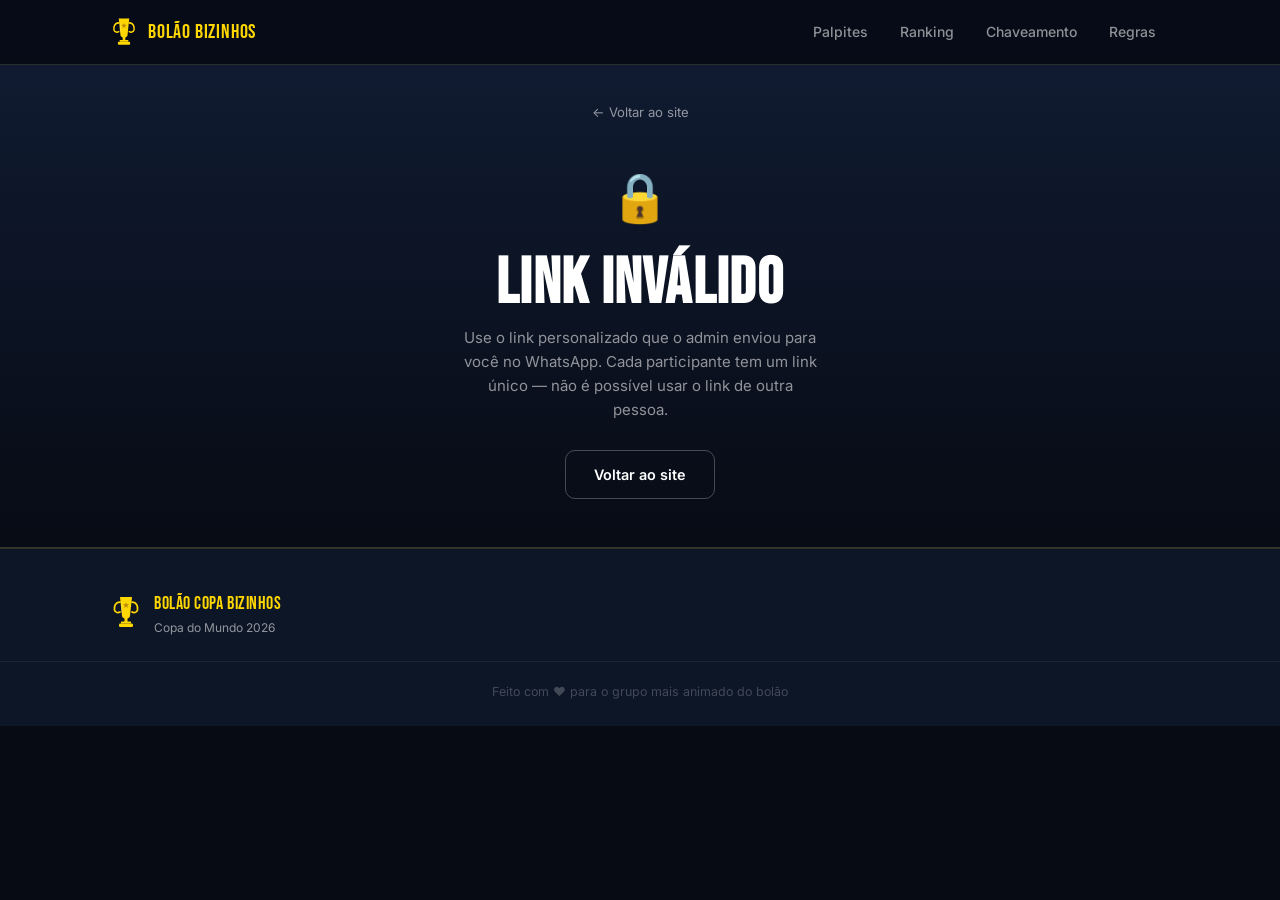
<file: palpite.html>
<!DOCTYPE html>
<html lang="pt-BR">
<head>
  <meta charset="UTF-8">
  <meta name="viewport" content="width=device-width, initial-scale=1.0">
  <meta http-equiv="Cache-Control" content="no-cache, no-store, must-revalidate">
  <meta http-equiv="Pragma" content="no-cache">
  <meta http-equiv="Expires" content="0">
  <title>Fazer Palpite — Bolão Copa Bizinhos</title>
  <link rel="preconnect" href="https://fonts.googleapis.com">
  <link rel="preconnect" href="https://fonts.gstatic.com" crossorigin>
  <link href="https://fonts.googleapis.com/css2?family=Bebas+Neue&family=Inter:wght@300;400;500;600;700&display=swap" rel="stylesheet">
  <link rel="stylesheet" href="css/style.css">
  <link rel="stylesheet" href="css/palpite.css">
</head>
<body>

  <nav class="navbar navbar--scrolled">
    <div class="nav-container">
      <a href="index.html" class="nav-brand">
        <img src="assets/trophy.svg" alt="" class="nav-icon" aria-hidden="true">
        <span class="nav-brand-text">Bolão Bizinhos</span>
      </a>
      <ul class="nav-menu" role="list">
        <li><a href="index.html#palpites"    class="nav-link">Palpites</a></li>
        <li><a href="index.html#ranking"     class="nav-link">Ranking</a></li>
        <li><a href="index.html#chaveamento" class="nav-link">Chaveamento</a></li>
        <li><a href="index.html#regras"      class="nav-link">Regras</a></li>
      </ul>
    </div>
  </nav>

  <main id="palpite-app">
    <!-- Preenchido pelo palpite.js -->
  </main>

  <footer class="footer">
    <div class="container footer-inner">
      <div class="footer-brand">
        <img src="assets/trophy.svg" alt="" class="footer-icon" aria-hidden="true">
        <div>
          <div class="footer-title">Bolão Copa Bizinhos</div>
          <div class="footer-sub">Copa do Mundo 2026</div>
        </div>
      </div>
    </div>
    <div class="footer-copy">Feito com ❤️ para o grupo mais animado do bolão</div>
  </footer>

  <script src="js/config-2.js"></script>
  <script src="js/bet-engine.js?v=3"></script>
</body>
</html>
</file>
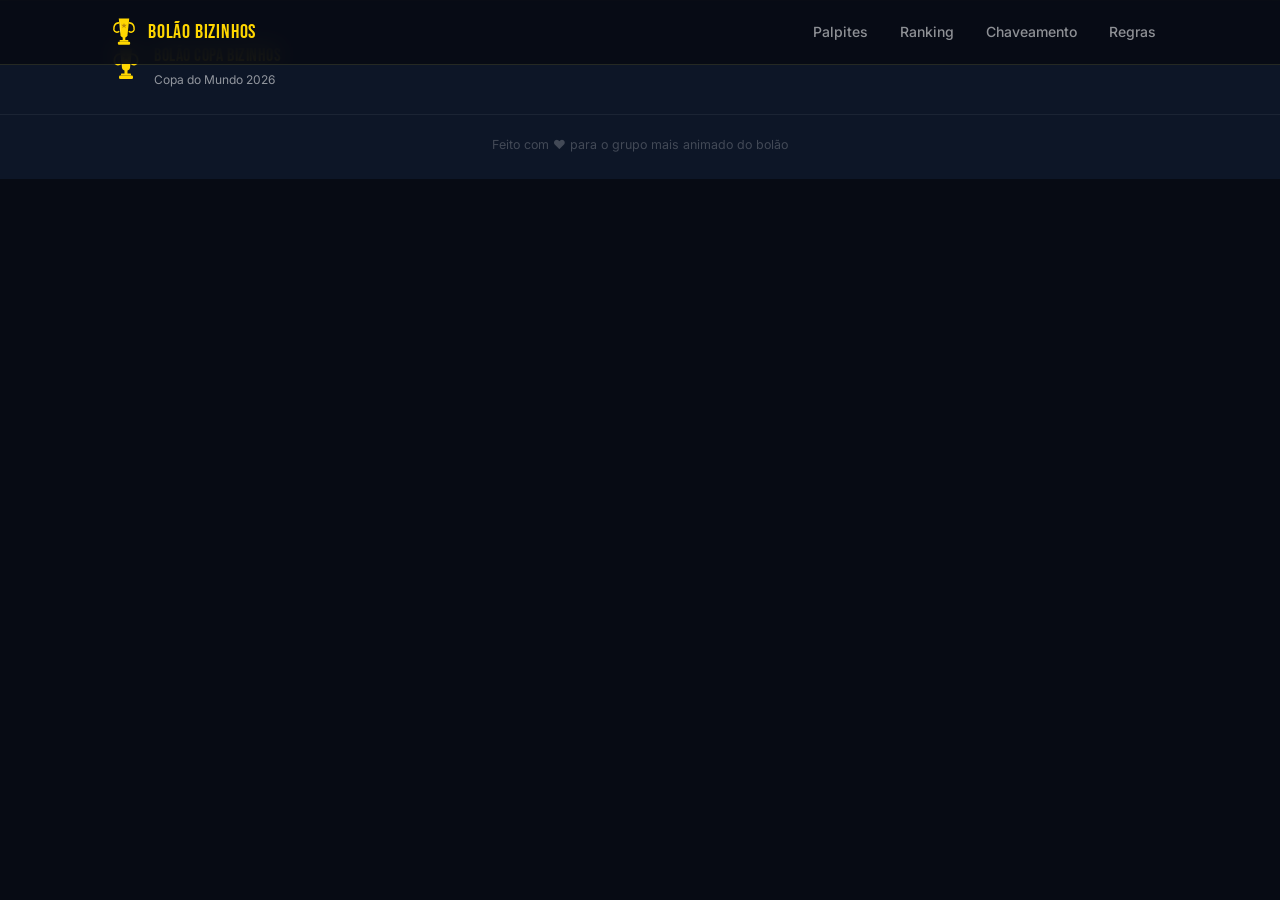
<file: renata.html>
<!DOCTYPE html>
<html lang="pt-BR">
<head>
  <meta charset="UTF-8">
  <meta http-equiv="refresh" content="0; url=palpite.html?p=Renata&t=rn4m9x">
  <meta name="robots" content="noindex">
  <title>Redirecionando... — Bolão Bizinhos</title>
  <link rel="stylesheet" href="css/style.css">
  <script>location.replace('palpite.html?p=Renata&t=rn4m9x');</script>
</head>
<body style="display:flex;align-items:center;justify-content:center;min-height:100vh;background:#0a0e1a;color:#fff;font-family:Inter,sans-serif;text-align:center">
  <div>
    <p>Redirecionando para seu palpite...</p>
    <p><a href="palpite.html?p=Renata&t=rn4m9x" style="color:#FFD700">Clique aqui se não for redirecionado</a></p>
  </div>
</body>
</html>
</file>
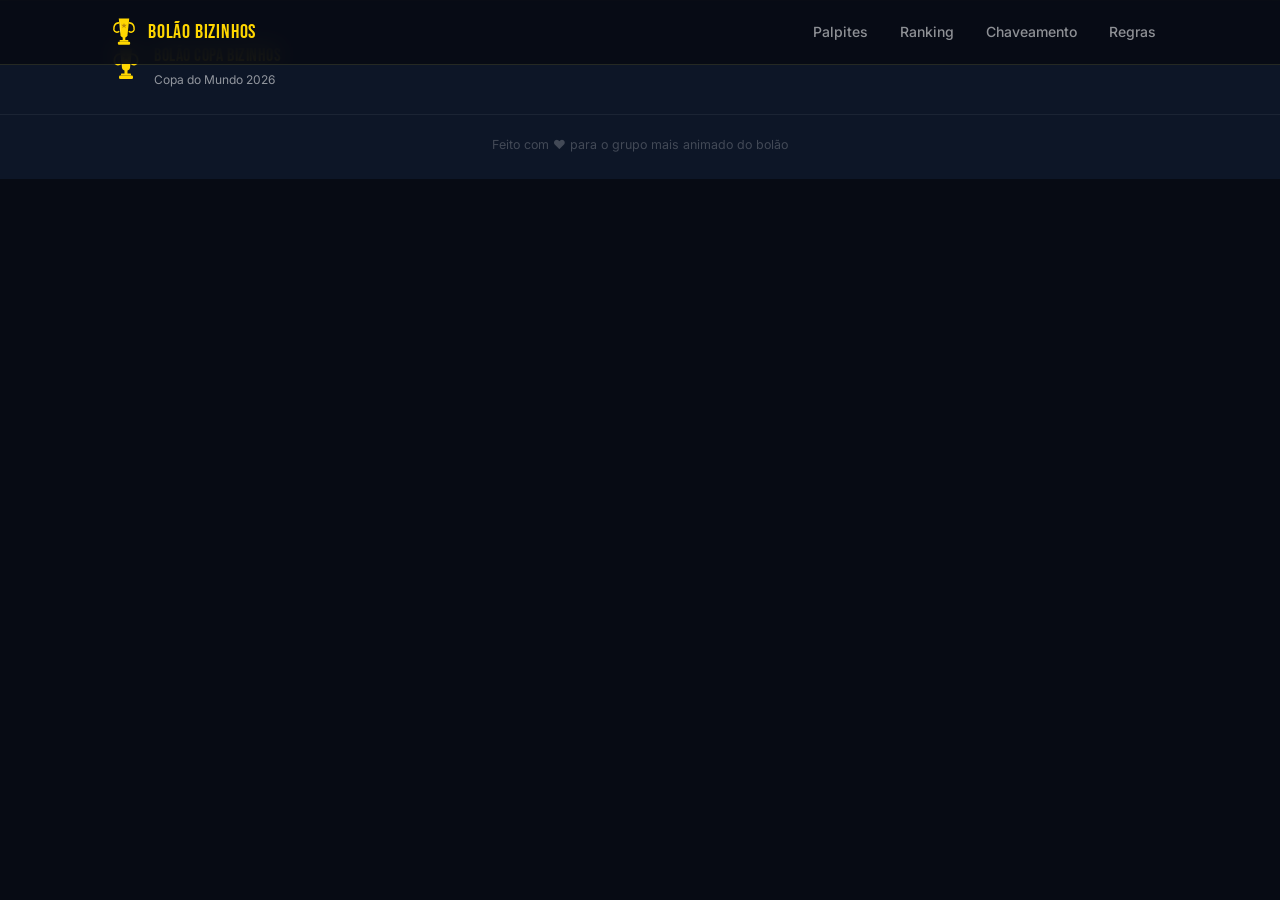
<file: wagner.html>
<!DOCTYPE html>
<html lang="pt-BR">
<head>
  <meta charset="UTF-8">
  <meta http-equiv="refresh" content="0; url=palpite.html?p=Wagner&t=wg9n4v">
  <meta name="robots" content="noindex">
  <title>Redirecionando... — Bolão Bizinhos</title>
  <link rel="stylesheet" href="css/style.css">
  <script>location.replace('palpite.html?p=Wagner&t=wg9n4v');</script>
</head>
<body style="display:flex;align-items:center;justify-content:center;min-height:100vh;background:#0a0e1a;color:#fff;font-family:Inter,sans-serif;text-align:center">
  <div>
    <p>Redirecionando para seu palpite...</p>
    <p><a href="palpite.html?p=Wagner&t=wg9n4v" style="color:#FFD700">Clique aqui se não for redirecionado</a></p>
  </div>
</body>
</html>
</file>
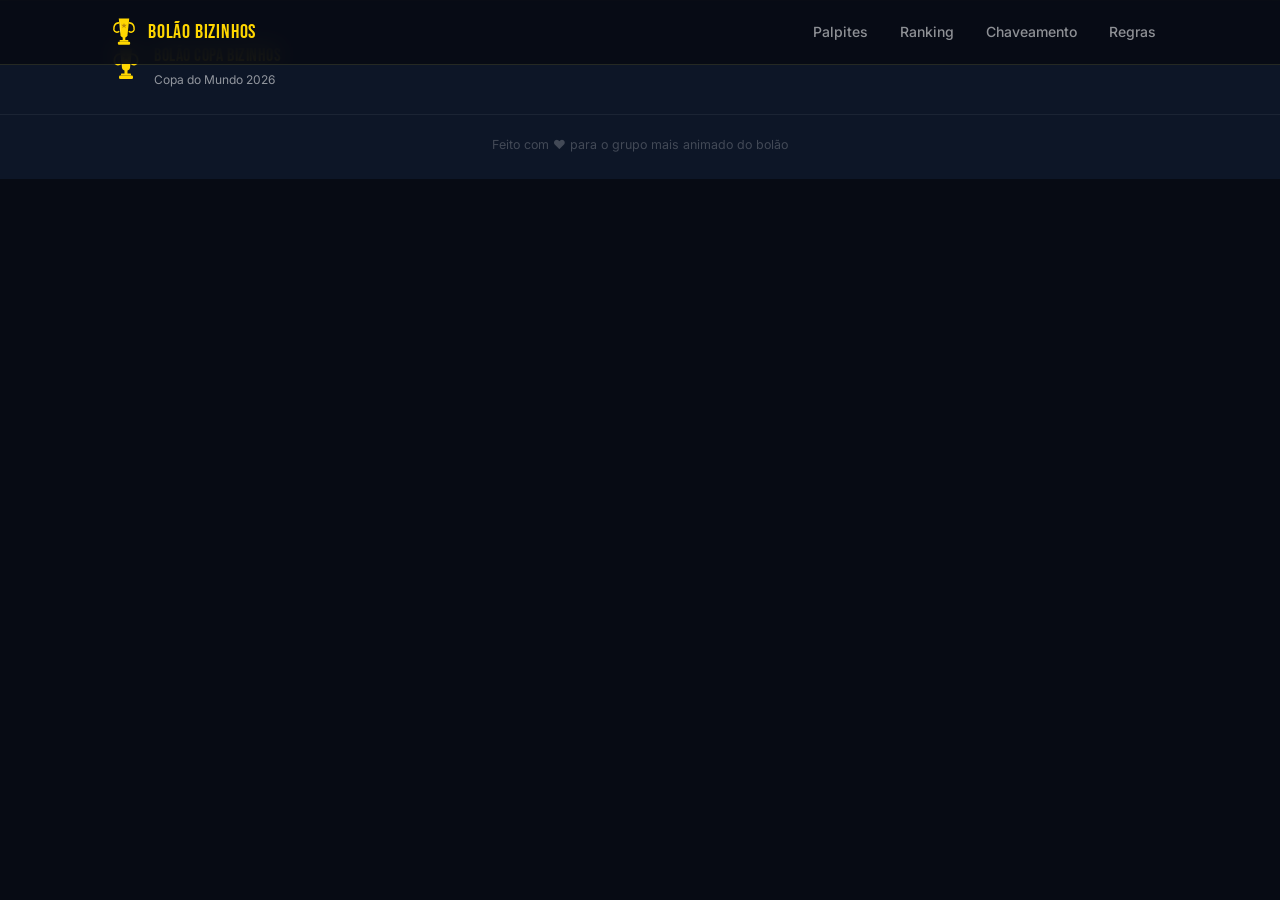
<file: wiliams.html>
<!DOCTYPE html>
<html lang="pt-BR">
<head>
  <meta charset="UTF-8">
  <meta http-equiv="refresh" content="0; url=palpite.html?p=Wiliams&t=wi2p6s">
  <meta name="robots" content="noindex">
  <title>Redirecionando... — Bolão Bizinhos</title>
  <link rel="stylesheet" href="css/style.css">
  <script>location.replace('palpite.html?p=Wiliams&t=wi2p6s');</script>
</head>
<body style="display:flex;align-items:center;justify-content:center;min-height:100vh;background:#0a0e1a;color:#fff;font-family:Inter,sans-serif;text-align:center">
  <div>
    <p>Redirecionando para seu palpite...</p>
    <p><a href="palpite.html?p=Wiliams&t=wi2p6s" style="color:#FFD700">Clique aqui se não for redirecionado</a></p>
  </div>
</body>
</html>
</file>
<file: css/style.css>
/* ─── Variables ─────────────────────────────────────────────────── */
:root {
  --navy:        #070b14;
  --navy-2:      #0d1627;
  --navy-3:      #111d35;
  --gold:        #FFD700;
  --gold-light:  #ffe566;
  --gold-dark:   #b8860b;
  --green:       #00c070;
  --white:       #ffffff;
  --grey:        rgba(255,255,255,0.55);
  --grey-faint:  rgba(255,255,255,0.08);
  --border:      rgba(255,215,0,0.14);
  --border-h:    rgba(255,215,0,0.38);
  --card-bg:     rgba(255,255,255,0.04);
  --card-bg-h:   rgba(255,255,255,0.07);
  --silver:      #a8afc0;
  --bronze:      #cd7f32;
  --radius:      16px;
  --radius-sm:   10px;
  --transition:  0.25s ease;
  --shadow:      0 8px 32px rgba(0,0,0,0.45);
  --shadow-gold: 0 0 28px rgba(255,215,0,0.18);
}

/* ─── Reset & Base ──────────────────────────────────────────────── */
*, *::before, *::after { margin: 0; padding: 0; box-sizing: border-box; }

html { scroll-behavior: smooth; }

body {
  background: var(--navy);
  color: var(--white);
  font-family: 'Inter', system-ui, sans-serif;
  font-size: 15px;
  line-height: 1.6;
  -webkit-font-smoothing: antialiased;
}

img { display: block; }
a { color: inherit; text-decoration: none; }
ul, ol { list-style: none; }
button { cursor: pointer; border: none; background: none; font-family: inherit; }

/* ─── Typography ────────────────────────────────────────────────── */
.bebas { font-family: 'Bebas Neue', cursive; }

/* ─── Layout ────────────────────────────────────────────────────── */
.container {
  width: 100%;
  max-width: 1100px;
  margin: 0 auto;
  padding: 0 20px;
}

/* ─── Animations ────────────────────────────────────────────────── */
@keyframes twinkle {
  0%, 100% { opacity: 0.15; }
  50%       { opacity: 0.85; }
}

@keyframes float {
  0%, 100% { transform: translateY(0); }
  50%       { transform: translateY(-14px); }
}

@keyframes fadeUp {
  from { opacity: 0; transform: translateY(24px); }
  to   { opacity: 1; transform: translateY(0); }
}

@keyframes pulse-glow {
  0%, 100% { box-shadow: 0 0 18px rgba(255,215,0,0.4); }
  50%       { box-shadow: 0 0 38px rgba(255,215,0,0.75); }
}

/* ─── Navbar ────────────────────────────────────────────────────── */
.navbar {
  position: fixed;
  top: 0; left: 0; right: 0;
  z-index: 100;
  transition: background var(--transition), backdrop-filter var(--transition), box-shadow var(--transition);
}

.navbar--scrolled {
  background: rgba(7, 11, 20, 0.9);
  backdrop-filter: blur(12px);
  -webkit-backdrop-filter: blur(12px);
  box-shadow: 0 1px 0 rgba(255,215,0,0.1);
}

.nav-container {
  max-width: 1100px;
  margin: 0 auto;
  padding: 0 20px;
  height: 64px;
  display: flex;
  align-items: center;
  gap: 32px;
}

.nav-brand {
  display: flex;
  align-items: center;
  gap: 10px;
  flex-shrink: 0;
}

.nav-icon { width: 28px; height: auto; }

.nav-brand-text {
  font-family: 'Bebas Neue', cursive;
  font-size: 1.25rem;
  letter-spacing: 0.04em;
  color: var(--gold);
}

.nav-menu {
  display: flex;
  align-items: center;
  gap: 4px;
  margin-left: auto;
}

.nav-link {
  padding: 6px 14px;
  border-radius: 8px;
  font-size: 0.875rem;
  font-weight: 500;
  color: var(--grey);
  transition: color var(--transition), background var(--transition);
}

.nav-link:hover,
.nav-link.active {
  color: var(--gold);
  background: rgba(255,215,0,0.08);
}

.nav-burger {
  display: none;
  flex-direction: column;
  justify-content: center;
  gap: 5px;
  width: 36px;
  height: 36px;
  margin-left: auto;
  padding: 4px;
}

.nav-burger span {
  display: block;
  height: 2px;
  border-radius: 2px;
  background: var(--white);
  transition: transform var(--transition), opacity var(--transition), width var(--transition);
  width: 100%;
}

.nav-burger.open span:nth-child(1) { transform: translateY(7px) rotate(45deg); }
.nav-burger.open span:nth-child(2) { opacity: 0; }
.nav-burger.open span:nth-child(3) { transform: translateY(-7px) rotate(-45deg); }

.nav-drawer {
  display: none;
  flex-direction: column;
  background: rgba(7,11,20,0.97);
  border-top: 1px solid var(--border);
  padding: 12px 20px 20px;
  max-height: 0;
  overflow: hidden;
  transition: max-height 0.35s ease;
}

.nav-drawer.open {
  max-height: 260px;
}

.nav-drawer-link {
  padding: 12px 4px;
  font-size: 1rem;
  font-weight: 500;
  color: var(--grey);
  border-bottom: 1px solid rgba(255,255,255,0.06);
  transition: color var(--transition);
}

.nav-drawer-link:hover { color: var(--gold); }

/* ─── Hero ──────────────────────────────────────────────────────── */
.hero {
  position: relative;
  min-height: 100svh;
  display: flex;
  align-items: center;
  justify-content: center;
  overflow: hidden;
  text-align: center;
  padding: 100px 20px 60px;
}

.hero-bg {
  position: absolute;
  inset: 0;
  pointer-events: none;
}

.stars-layer {
  position: absolute;
  inset: 0;
}

.hero-glow {
  position: absolute;
  bottom: -80px;
  left: 50%;
  transform: translateX(-50%);
  width: 600px;
  height: 300px;
  border-radius: 50%;
  background: radial-gradient(ellipse, rgba(0,192,112,0.15) 0%, transparent 70%);
  pointer-events: none;
}

.hero-content {
  position: relative;
  z-index: 1;
  display: flex;
  flex-direction: column;
  align-items: center;
  gap: 20px;
  animation: fadeUp 0.8s ease both;
}

.hero-eyebrow {
  font-size: 0.8rem;
  font-weight: 600;
  letter-spacing: 0.2em;
  text-transform: uppercase;
  color: var(--green);
  padding: 5px 16px;
  border: 1px solid rgba(0,192,112,0.3);
  border-radius: 100px;
}

.hero-trophy {
  width: 90px;
  height: auto;
  animation: float 3.5s ease-in-out infinite;
  filter: drop-shadow(0 0 22px rgba(255,215,0,0.55));
  transition: transform 0.15s ease;
}

.hero-title {
  font-family: 'Bebas Neue', cursive;
  font-size: clamp(3.2rem, 10vw, 6.5rem);
  line-height: 0.95;
  letter-spacing: 0.02em;
}

.text-gold {
  background: linear-gradient(135deg, var(--gold-light) 0%, var(--gold) 40%, var(--gold-dark) 100%);
  -webkit-background-clip: text;
  -webkit-text-fill-color: transparent;
  background-clip: text;
}

.hero-desc {
  font-size: 0.95rem;
  color: var(--grey);
  letter-spacing: 0.08em;
}

/* Countdown */
.countdown-wrap { display: flex; flex-direction: column; align-items: center; gap: 10px; }

.cd-label {
  font-size: 0.82rem;
  color: var(--grey);
  letter-spacing: 0.04em;
  text-transform: uppercase;
}

.countdown {
  display: flex;
  align-items: center;
  gap: 8px;
}

.cd-box {
  display: flex;
  flex-direction: column;
  align-items: center;
  background: rgba(255,255,255,0.06);
  border: 1px solid var(--border);
  border-radius: var(--radius-sm);
  padding: 12px 18px;
  min-width: 72px;
}

.cd-num {
  font-family: 'Bebas Neue', cursive;
  font-size: 2.4rem;
  line-height: 1;
  color: var(--gold);
}

.cd-lbl {
  font-size: 0.65rem;
  color: var(--grey);
  text-transform: uppercase;
  letter-spacing: 0.08em;
  margin-top: 2px;
}

.cd-colon {
  font-family: 'Bebas Neue', cursive;
  font-size: 2rem;
  color: var(--gold-dark);
  line-height: 1;
  padding-bottom: 18px;
}

/* Hero CTAs */
.hero-ctas {
  display: flex;
  gap: 12px;
  flex-wrap: wrap;
  justify-content: center;
  margin-top: 8px;
}

/* ─── Buttons ───────────────────────────────────────────────────── */
.btn {
  display: inline-flex;
  align-items: center;
  justify-content: center;
  gap: 6px;
  padding: 12px 28px;
  border-radius: var(--radius-sm);
  font-size: 0.9rem;
  font-weight: 600;
  transition: all var(--transition);
  white-space: nowrap;
}

.btn-gold {
  background: linear-gradient(135deg, var(--gold) 0%, #e6c200 100%);
  color: #111;
  box-shadow: 0 4px 20px rgba(255,215,0,0.35);
  animation: pulse-glow 2.5s ease-in-out infinite;
}

.btn-gold:hover {
  background: linear-gradient(135deg, var(--gold-light) 0%, var(--gold) 100%);
  transform: translateY(-2px);
  box-shadow: 0 6px 30px rgba(255,215,0,0.55);
}

.btn-outline {
  border: 1.5px solid rgba(255,255,255,0.25);
  color: var(--white);
}

.btn-outline:hover {
  border-color: var(--gold);
  color: var(--gold);
  transform: translateY(-2px);
}

.btn-full { width: 100%; margin-top: 12px; }

.btn-disabled {
  display: flex;
  align-items: center;
  justify-content: center;
  margin-top: 12px;
  padding: 12px 20px;
  border-radius: var(--radius-sm);
  background: rgba(255,255,255,0.04);
  color: var(--grey);
  font-size: 0.85rem;
  border: 1px dashed rgba(255,255,255,0.12);
  text-align: center;
}

/* ─── Sections ──────────────────────────────────────────────────── */
.section {
  padding: 80px 0;
}

.bg-alt {
  background: var(--navy-2);
}

.section-hd {
  text-align: center;
  margin-bottom: 48px;
  display: flex;
  flex-direction: column;
  align-items: center;
  gap: 10px;
}

.section-hd h2 {
  font-family: 'Bebas Neue', cursive;
  font-size: clamp(2rem, 5vw, 3rem);
  letter-spacing: 0.03em;
  line-height: 1;
}

.section-hd p {
  color: var(--grey);
  font-size: 0.95rem;
  max-width: 500px;
}

.tag {
  display: inline-flex;
  align-items: center;
  gap: 6px;
  font-size: 0.72rem;
  font-weight: 600;
  text-transform: uppercase;
  letter-spacing: 0.15em;
  color: var(--gold);
  padding: 4px 14px;
  border: 1px solid rgba(255,215,0,0.3);
  border-radius: 100px;
}

/* ─── Palpites ──────────────────────────────────────────────────── */
.rounds-grid {
  display: grid;
  grid-template-columns: repeat(auto-fill, minmax(280px, 1fr));
  gap: 16px;
}

.round-card {
  background: var(--card-bg);
  border: 1px solid var(--border);
  border-radius: var(--radius);
  padding: 20px;
  transition: border-color var(--transition), background var(--transition);
}

.round-card:hover {
  border-color: var(--border-h);
  background: var(--card-bg-h);
}

.round-card--current {
  border-color: rgba(255,215,0,0.45);
  background: rgba(255,215,0,0.04);
  box-shadow: var(--shadow-gold);
}

.round-card__head {
  display: flex;
  align-items: flex-start;
  justify-content: space-between;
  gap: 8px;
  margin-bottom: 14px;
}

.round-card__name {
  font-size: 1rem;
  font-weight: 700;
  line-height: 1.3;
}

.badge {
  font-size: 0.72rem;
  font-weight: 600;
  padding: 3px 10px;
  border-radius: 100px;
  white-space: nowrap;
  flex-shrink: 0;
}

.badge-open   { background: rgba(0,192,112,0.15); color: var(--green); border: 1px solid rgba(0,192,112,0.3); }
.badge-closed { background: rgba(220,60,60,0.15); color: #f87171;      border: 1px solid rgba(220,60,60,0.3); }
.badge-done   { background: rgba(100,200,100,0.1); color: #6ee7b7;     border: 1px solid rgba(100,200,100,0.2); }
.badge-soon   { background: rgba(255,255,255,0.06); color: var(--grey); border: 1px solid rgba(255,255,255,0.1); }

.round-card__pts {
  display: flex;
  align-items: center;
  gap: 10px;
  padding: 12px;
  background: rgba(255,255,255,0.03);
  border-radius: var(--radius-sm);
  margin-bottom: 10px;
  flex-wrap: wrap;
}

.pts-item {
  display: flex;
  flex-direction: column;
  align-items: center;
  gap: 2px;
}

.pts-num {
  font-family: 'Bebas Neue', cursive;
  font-size: 1.6rem;
  color: var(--gold);
  line-height: 1;
}

.pts-lbl {
  font-size: 0.65rem;
  color: var(--grey);
  text-transform: uppercase;
  letter-spacing: 0.06em;
  text-align: center;
}

.pts-item--max .pts-num { color: var(--green); }

.pts-plus, .pts-eq {
  font-family: 'Bebas Neue', cursive;
  font-size: 1.2rem;
  color: var(--grey);
}

.round-card__deadline {
  font-size: 0.8rem;
  color: var(--grey);
  margin-bottom: 4px;
}

/* ─── Ranking ───────────────────────────────────────────────────── */
.podium {
  display: flex;
  align-items: flex-end;
  justify-content: center;
  gap: 8px;
  margin-bottom: 40px;
}

.podium-place {
  display: flex;
  flex-direction: column;
  align-items: center;
  gap: 6px;
  flex: 1;
  max-width: 160px;
}

.podium-avatar {
  font-size: 2.2rem;
  line-height: 1;
}

.podium-name {
  font-weight: 700;
  font-size: 0.95rem;
  text-align: center;
}

.podium-pts {
  font-size: 0.8rem;
  color: var(--grey);
}

.podium-bar {
  width: 100%;
  border-radius: var(--radius-sm) var(--radius-sm) 0 0;
  display: flex;
  align-items: flex-start;
  justify-content: center;
  padding-top: 12px;
}

.podium-place--1 .podium-bar { background: linear-gradient(180deg, rgba(255,215,0,0.35) 0%, rgba(255,215,0,0.08) 100%); border: 1px solid rgba(255,215,0,0.4); border-bottom: none; }
.podium-place--2 .podium-bar { background: linear-gradient(180deg, rgba(168,175,192,0.3) 0%, rgba(168,175,192,0.05) 100%); border: 1px solid rgba(168,175,192,0.3); border-bottom: none; }
.podium-place--3 .podium-bar { background: linear-gradient(180deg, rgba(205,127,50,0.3) 0%, rgba(205,127,50,0.05) 100%); border: 1px solid rgba(205,127,50,0.3); border-bottom: none; }

.podium-medal { font-size: 1.5rem; }

.ranking-note {
  text-align: center;
  color: var(--grey);
  font-size: 0.9rem;
  margin-bottom: 28px;
  padding: 14px;
  border: 1px dashed rgba(255,255,255,0.12);
  border-radius: var(--radius-sm);
}

.ranking-wrap {
  overflow-x: auto;
  border-radius: var(--radius);
  border: 1px solid var(--border);
}

.ranking-table {
  width: 100%;
  border-collapse: collapse;
  font-size: 0.9rem;
}

.ranking-table thead {
  background: rgba(255,215,0,0.07);
}

.ranking-table th {
  padding: 12px 14px;
  text-align: left;
  font-size: 0.72rem;
  font-weight: 700;
  text-transform: uppercase;
  letter-spacing: 0.1em;
  color: var(--gold);
  white-space: nowrap;
}

.ranking-table td {
  padding: 13px 14px;
  border-top: 1px solid rgba(255,255,255,0.05);
  vertical-align: middle;
}

.ranking-table tbody tr:hover { background: var(--card-bg-h); }

.row--gold   td:first-child { color: var(--gold); }
.row--silver td:first-child { color: var(--silver); }
.row--bronze td:first-child { color: var(--bronze); }
.row--gold   { background: rgba(255,215,0,0.04) !important; }

.td-pos { font-size: 1rem; white-space: nowrap; }
.td-name { font-weight: 600; white-space: nowrap; }
.td-emoji { margin-right: 8px; }
.td-total { font-family: 'Bebas Neue', cursive; font-size: 1.3rem; color: var(--gold); }
.td-round { text-align: center; color: var(--grey); font-size: 0.85rem; }

/* ─── Bracket ───────────────────────────────────────────────────── */
.bracket-tabs {
  display: flex;
  gap: 8px;
  flex-wrap: wrap;
  margin-bottom: 28px;
}

.bracket-tab {
  padding: 8px 18px;
  border-radius: var(--radius-sm);
  font-size: 0.82rem;
  font-weight: 600;
  color: var(--grey);
  background: var(--card-bg);
  border: 1px solid var(--border);
  transition: all var(--transition);
  letter-spacing: 0.04em;
}

.bracket-tab:hover {
  color: var(--white);
  border-color: var(--border-h);
}

.bracket-tab.active {
  background: rgba(255,215,0,0.12);
  border-color: rgba(255,215,0,0.5);
  color: var(--gold);
}

.bracket-panel.hidden { display: none; }

.bracket-round-title {
  font-family: 'Bebas Neue', cursive;
  font-size: 1.5rem;
  color: var(--gold);
  letter-spacing: 0.04em;
  margin-bottom: 20px;
}

.matches-grid {
  display: grid;
  grid-template-columns: repeat(auto-fill, minmax(230px, 1fr));
  gap: 14px;
}

.match-card {
  background: var(--card-bg);
  border: 1px solid var(--border);
  border-radius: var(--radius);
  padding: 14px;
  transition: all var(--transition);
}

.match-card:hover {
  border-color: var(--border-h);
  background: var(--card-bg-h);
  transform: translateY(-2px);
  box-shadow: var(--shadow);
}

.match-card--played { border-color: rgba(0,192,112,0.2); }

.match-num {
  font-size: 0.68rem;
  font-weight: 700;
  text-transform: uppercase;
  letter-spacing: 0.12em;
  color: var(--grey);
  margin-bottom: 10px;
}

.match-teams { display: flex; flex-direction: column; gap: 2px; }

.match-team {
  display: flex;
  align-items: center;
  justify-content: space-between;
  padding: 7px 10px;
  border-radius: 8px;
  transition: background var(--transition);
}

.match-team--winner {
  background: rgba(255,215,0,0.1);
  font-weight: 700;
  color: var(--gold);
}

.match-team--elim { opacity: 0.38; }

.team-name {
  font-size: 0.88rem;
  white-space: nowrap;
  overflow: hidden;
  text-overflow: ellipsis;
  max-width: 140px;
}

.team-score {
  font-family: 'Bebas Neue', cursive;
  font-size: 1.3rem;
  min-width: 24px;
  text-align: right;
}

.match-sep {
  height: 1px;
  background: rgba(255,255,255,0.07);
  margin: 2px 10px;
}

.match-meta {
  display: flex;
  align-items: center;
  gap: 8px;
  margin-top: 10px;
  flex-wrap: wrap;
}

.match-date {
  font-size: 0.72rem;
  color: var(--grey);
}

.match-res {
  display: inline-flex;
  align-items: center;
  gap: 3px;
  font-size: 0.65rem;
  font-weight: 600;
  border-radius: 4px;
  padding: 2px 7px;
}

.match-res--et {
  color: var(--gold);
  background: rgba(255,215,0,0.1);
  border: 1px solid rgba(255,215,0,0.2);
}

.match-res--pen {
  color: #60a5fa;
  background: rgba(96,165,250,0.1);
  border: 1px solid rgba(96,165,250,0.2);
}

.match-venue {
  font-size: 0.68rem;
  color: rgba(255,255,255,0.3);
  margin-top: 4px;
  white-space: nowrap;
  overflow: hidden;
  text-overflow: ellipsis;
}

/* ─── Regras ────────────────────────────────────────────────────── */
.regras-block { margin-bottom: 48px; }
.regras-block:last-child { margin-bottom: 0; }

.regras-subtitle {
  font-family: 'Bebas Neue', cursive;
  font-size: 1.5rem;
  color: var(--gold);
  letter-spacing: 0.04em;
  margin-bottom: 20px;
}

.scoring-grid {
  display: grid;
  grid-template-columns: repeat(auto-fill, minmax(260px, 1fr));
  gap: 14px;
}

.scoring-card {
  background: var(--card-bg);
  border: 1px solid var(--border);
  border-radius: var(--radius);
  padding: 18px;
  transition: all var(--transition);
}

.scoring-card:hover {
  border-color: var(--border-h);
  background: var(--card-bg-h);
}

.scoring-phase {
  font-weight: 700;
  font-size: 0.9rem;
  margin-bottom: 12px;
  color: var(--white);
}

.scoring-row {
  display: flex;
  align-items: baseline;
  gap: 6px;
  padding: 6px 0;
  border-bottom: 1px solid rgba(255,255,255,0.05);
}

.scoring-row:last-of-type { border-bottom: none; }

.scoring-row--bonus .scoring-pts { color: var(--green); }

.scoring-pts {
  font-family: 'Bebas Neue', cursive;
  font-size: 1.2rem;
  color: var(--gold);
  white-space: nowrap;
}

.scoring-desc {
  font-size: 0.78rem;
  color: var(--grey);
}

.scoring-max {
  margin-top: 10px;
  font-size: 0.78rem;
  color: var(--grey);
  text-align: right;
}

.scoring-max strong { color: var(--gold-light); }

.rules-grid {
  display: grid;
  grid-template-columns: repeat(auto-fill, minmax(300px, 1fr));
  gap: 14px;
}

.rule-card {
  display: flex;
  gap: 14px;
  background: var(--card-bg);
  border: 1px solid var(--border);
  border-radius: var(--radius);
  padding: 18px;
  transition: all var(--transition);
  align-items: flex-start;
}

.rule-card:hover {
  border-color: var(--border-h);
  background: var(--card-bg-h);
}

.rule-icon { font-size: 1.6rem; flex-shrink: 0; line-height: 1; }

.rule-body { flex: 1; }

.rule-title {
  font-weight: 700;
  font-size: 0.95rem;
  margin-bottom: 6px;
}

.rule-desc {
  font-size: 0.83rem;
  color: var(--grey);
  line-height: 1.55;
}

/* ─── Footer ────────────────────────────────────────────────────── */
.footer {
  background: var(--navy-2);
  border-top: 1px solid var(--border);
  padding: 40px 0 24px;
}

.footer-inner {
  display: flex;
  align-items: center;
  gap: 24px;
  flex-wrap: wrap;
  margin-bottom: 24px;
}

.footer-brand {
  display: flex;
  align-items: center;
  gap: 12px;
  flex: 1;
  min-width: 200px;
}

.footer-icon { width: 32px; height: auto; }

.footer-title {
  font-family: 'Bebas Neue', cursive;
  font-size: 1.15rem;
  color: var(--gold);
  letter-spacing: 0.03em;
}

.footer-sub {
  font-size: 0.75rem;
  color: var(--grey);
}

.footer-links {
  display: flex;
  gap: 20px;
  flex-wrap: wrap;
}

.footer-links a {
  font-size: 0.85rem;
  color: var(--grey);
  transition: color var(--transition);
}

.footer-links a:hover { color: var(--gold); }

.footer-contact {
  font-size: 0.82rem;
  color: var(--grey);
}

.footer-contact a {
  color: var(--gold);
  text-decoration: underline;
  text-underline-offset: 3px;
}

.footer-copy {
  text-align: center;
  font-size: 0.78rem;
  color: rgba(255,255,255,0.22);
  border-top: 1px solid rgba(255,255,255,0.06);
  padding-top: 20px;
}

/* ─── Responsive ────────────────────────────────────────────────── */
@media (max-width: 768px) {
  .nav-menu { display: none; }
  .nav-burger { display: flex; }
  .nav-drawer { display: flex; }

  .hero { padding: 90px 20px 50px; }

  .cd-box { padding: 10px 12px; min-width: 58px; }
  .cd-num { font-size: 1.9rem; }

  .hero-ctas { flex-direction: column; width: 100%; max-width: 280px; }
  .btn { width: 100%; justify-content: center; }

  .podium { gap: 4px; }
  .podium-place { max-width: 110px; }
  .podium-avatar { font-size: 1.7rem; }
  .podium-name { font-size: 0.82rem; }

  .section { padding: 60px 0; }

  .footer-inner { flex-direction: column; align-items: flex-start; gap: 20px; }
}

@media (max-width: 480px) {
  .rounds-grid { grid-template-columns: 1fr; }
  .matches-grid { grid-template-columns: 1fr; }
  .scoring-grid { grid-template-columns: 1fr; }
  .rules-grid   { grid-template-columns: 1fr; }

  .countdown { gap: 5px; }
  .cd-box { padding: 8px 10px; min-width: 52px; }
  .cd-num { font-size: 1.6rem; }
  .cd-colon { font-size: 1.4rem; padding-bottom: 14px; }
}
</file>
<file: css/apostas.css>
/* ─── Hero ───────────────────────────────────────────────────────── */
.ap-hero {
  padding: 100px 20px 40px;
  background: linear-gradient(180deg, var(--navy-3) 0%, var(--navy) 100%);
  border-bottom: 1px solid var(--border);
  text-align: center;
}

.ap-trophy { font-size: 3rem; margin-bottom: 12px; }

.ap-title {
  font-family: 'Bebas Neue', cursive;
  font-size: clamp(2rem, 6vw, 3.5rem);
  letter-spacing: 0.03em;
  margin-bottom: 8px;
}

.ap-sub {
  font-size: 0.9rem;
  color: var(--grey);
}

/* ─── Section ────────────────────────────────────────────────────── */
.ap-section { padding: 48px 0 80px; }

.ap-loading {
  text-align: center;
  color: var(--grey);
  font-size: 1rem;
  padding: 48px 0;
}

/* ─── Aviso ──────────────────────────────────────────────────────── */
.ap-aviso {
  text-align: center;
  max-width: 480px;
  margin: 0 auto;
  padding: 48px 20px;
}

.ap-aviso h2 {
  font-family: 'Bebas Neue', cursive;
  font-size: 1.6rem;
  color: var(--gold);
  margin-bottom: 12px;
}

.ap-aviso p {
  color: var(--grey);
  font-size: 0.9rem;
  line-height: 1.6;
}

/* ─── Grid de apostas ────────────────────────────────────────────── */
.ap-grid {
  display: grid;
  grid-template-columns: repeat(auto-fill, minmax(320px, 1fr));
  gap: 20px;
}

/* ─── Card de apostas ────────────────────────────────────────────── */
.ap-card {
  background: var(--card-bg);
  border: 1px solid var(--border);
  border-radius: var(--radius);
  overflow: hidden;
  transition: border-color var(--transition);
}

.ap-card:hover { border-color: var(--border-h); }

.ap-card-head {
  display: flex;
  align-items: center;
  gap: 10px;
  padding: 14px 16px;
  background: rgba(255,215,0,0.05);
  border-bottom: 1px solid var(--border);
}

.ap-emoji { font-size: 1.5rem; }

.ap-nome {
  font-weight: 700;
  font-size: 1rem;
}

/* ─── Linhas de aposta ───────────────────────────────────────────── */
.ap-rows { padding: 6px 0; }

.ap-row {
  display: grid;
  grid-template-columns: 28px 1fr auto auto;
  align-items: center;
  gap: 6px;
  padding: 7px 14px;
  border-bottom: 1px solid rgba(255,255,255,0.04);
  font-size: 0.8rem;
  transition: background var(--transition);
}

.ap-row:last-child { border-bottom: none; }

.ap-row--exact  { background: rgba(255,215,0,0.07); }
.ap-row--win    { background: rgba(0,192,112,0.05); }
.ap-row--miss   { background: rgba(248,113,113,0.05); }

.ap-jogo {
  font-size: 0.65rem;
  font-weight: 700;
  color: var(--grey);
  text-transform: uppercase;
  letter-spacing: 0.06em;
}

.ap-match {
  color: var(--white);
  white-space: nowrap;
  overflow: hidden;
  text-overflow: ellipsis;
}

.ap-match strong {
  font-family: 'Bebas Neue', cursive;
  font-size: 1rem;
  color: var(--gold);
}

.ap-avanca {
  font-size: 0.72rem;
  color: var(--green);
  white-space: nowrap;
}

.ap-status { font-size: 0.85rem; }

/* ─── Legenda ────────────────────────────────────────────────────── */
.ap-legenda {
  display: flex;
  gap: 20px;
  flex-wrap: wrap;
  margin-bottom: 28px;
  font-size: 0.8rem;
  color: var(--grey);
}

.ap-legenda span { display: flex; align-items: center; gap: 5px; }

/* ─── Responsive ─────────────────────────────────────────────────── */
@media (max-width: 560px) {
  .ap-grid { grid-template-columns: 1fr; }
  .ap-row  { grid-template-columns: 24px 1fr auto; font-size: 0.72rem; }
  .ap-avanca { display: none; }
}
</file>
<file: css/palpite.css>
/* ─── Bet Hero ───────────────────────────────────────────────────── */
.bet-hero {
  padding: 100px 20px 48px;
  background: linear-gradient(180deg, var(--navy-3) 0%, var(--navy) 100%);
  border-bottom: 1px solid var(--border);
}

.bet-hero--center { text-align: center; }

.bet-back {
  display: inline-flex;
  align-items: center;
  gap: 6px;
  font-size: 0.82rem;
  color: var(--grey);
  margin-bottom: 20px;
  transition: color var(--transition);
}
.bet-back:hover { color: var(--gold); }

.bet-eyebrow {
  font-size: 0.72rem;
  font-weight: 700;
  letter-spacing: 0.2em;
  text-transform: uppercase;
  color: var(--green);
  margin-bottom: 8px;
}

.bet-title {
  font-family: 'Bebas Neue', cursive;
  font-size: clamp(2.4rem, 6vw, 4rem);
  line-height: 1;
  letter-spacing: 0.02em;
  margin-bottom: 10px;
}

.bet-deadline {
  font-size: 0.88rem;
  color: var(--grey);
}

/* ─── Bet Section ────────────────────────────────────────────────── */
.bet-section {
  padding: 48px 0 80px;
}

.bet-block {
  margin-bottom: 36px;
}

.bet-block-title {
  font-family: 'Bebas Neue', cursive;
  font-size: 1.3rem;
  color: var(--gold);
  letter-spacing: 0.04em;
  margin-bottom: 16px;
}

/* ─── Info box ───────────────────────────────────────────────────── */
.bet-info-box {
  background: rgba(0,192,112,0.06);
  border: 1px solid rgba(0,192,112,0.2);
  border-radius: var(--radius-sm);
  padding: 14px 18px;
  font-size: 0.85rem;
  color: rgba(255,255,255,0.75);
  margin-bottom: 32px;
  line-height: 1.6;
}

/* ─── Nome travado ───────────────────────────────────────────────── */
.name-locked {
  display: inline-flex;
  align-items: center;
  gap: 12px;
  background: rgba(255,215,0,0.06);
  border: 1.5px solid rgba(255,215,0,0.3);
  border-radius: 12px;
  padding: 14px 20px;
}

.name-locked-avatar { font-size: 1.8rem; line-height: 1; }

.name-locked-name {
  font-size: 1.1rem;
  font-weight: 700;
  color: var(--white);
}

.name-locked-badge {
  font-size: 0.72rem;
  font-weight: 600;
  color: var(--green);
  background: rgba(0,192,112,0.12);
  border: 1px solid rgba(0,192,112,0.25);
  border-radius: 100px;
  padding: 3px 10px;
}

/* ─── Participant Name Pills ─────────────────────────────────────── */
.name-grid {
  display: flex;
  flex-wrap: wrap;
  gap: 10px;
}

.name-pill {
  display: flex;
  align-items: center;
  cursor: pointer;
}

.name-pill input { display: none; }

.name-pill span {
  display: inline-flex;
  align-items: center;
  gap: 6px;
  padding: 10px 20px;
  border-radius: 100px;
  font-size: 0.9rem;
  font-weight: 600;
  background: var(--card-bg);
  border: 1.5px solid var(--border);
  transition: all var(--transition);
  user-select: none;
}

.name-pill:hover span {
  border-color: var(--border-h);
  background: var(--card-bg-h);
}

.name-pill.selected span {
  background: rgba(255,215,0,0.12);
  border-color: var(--gold);
  color: var(--gold);
}

/* ─── Match Grid ─────────────────────────────────────────────────── */
.bet-grid {
  display: grid;
  grid-template-columns: repeat(auto-fill, minmax(300px, 1fr));
  gap: 16px;
}

/* ─── Bet Card ───────────────────────────────────────────────────── */
.bet-card {
  background: var(--card-bg);
  border: 1.5px solid var(--border);
  border-radius: var(--radius);
  padding: 18px;
  transition: border-color var(--transition), background var(--transition);
}

.bet-card:hover {
  border-color: var(--border-h);
  background: var(--card-bg-h);
}

.bet-card--error {
  border-color: rgba(248,113,113,0.6) !important;
  background: rgba(248,113,113,0.04) !important;
}

.bet-card__head {
  display: flex;
  align-items: center;
  justify-content: space-between;
  margin-bottom: 4px;
}

.bet-num {
  font-size: 0.68rem;
  font-weight: 700;
  text-transform: uppercase;
  letter-spacing: 0.12em;
  color: var(--grey);
}

.bet-date {
  font-size: 0.7rem;
  color: var(--grey);
}

.bet-venue {
  font-size: 0.65rem;
  color: rgba(255,255,255,0.28);
  margin-bottom: 16px;
  white-space: nowrap;
  overflow: hidden;
  text-overflow: ellipsis;
}

/* ─── Score Row ──────────────────────────────────────────────────── */
.bet-score-row {
  display: flex;
  align-items: center;
  gap: 10px;
  margin-bottom: 14px;
}

.bet-team-name {
  flex: 1;
  font-size: 0.82rem;
  font-weight: 600;
  line-height: 1.3;
  color: var(--white);
}

.bet-team-name--right { text-align: right; }

.bet-input {
  width: 58px;
  height: 58px;
  background: rgba(255,255,255,0.07);
  border: 2px solid var(--border);
  border-radius: 12px;
  color: var(--white);
  font-family: 'Bebas Neue', cursive;
  font-size: 1.8rem;
  text-align: center;
  transition: border-color var(--transition), background var(--transition);
  flex-shrink: 0;
  -moz-appearance: textfield;
  appearance: textfield;
}

.bet-input::-webkit-inner-spin-button,
.bet-input::-webkit-outer-spin-button { -webkit-appearance: none; }

.bet-input:focus {
  outline: none;
  border-color: var(--gold);
  background: rgba(255,215,0,0.08);
}

.bet-input:not(:placeholder-shown) {
  border-color: rgba(255,215,0,0.4);
}

.bet-sep {
  font-family: 'Bebas Neue', cursive;
  font-size: 1.5rem;
  color: var(--grey);
  flex-shrink: 0;
}

/* ─── Advance Section ────────────────────────────────────────────── */
.bet-advance {
  background: rgba(255,255,255,0.03);
  border-radius: var(--radius-sm);
  padding: 12px;
}

.bet-advance-lbl {
  display: block;
  font-size: 0.7rem;
  font-weight: 700;
  text-transform: uppercase;
  letter-spacing: 0.1em;
  color: var(--grey);
  margin-bottom: 10px;
}

.bet-radios {
  display: flex;
  gap: 8px;
}

.radio-pill {
  flex: 1;
  cursor: pointer;
}

.radio-pill input { display: none; }

.radio-pill span {
  display: flex;
  align-items: center;
  justify-content: center;
  padding: 8px 6px;
  border-radius: 8px;
  font-size: 0.78rem;
  font-weight: 600;
  text-align: center;
  background: rgba(255,255,255,0.04);
  border: 1.5px solid var(--border);
  transition: all var(--transition);
  user-select: none;
  line-height: 1.3;
}

.radio-pill:hover span {
  border-color: var(--border-h);
}

.radio-pill.selected span {
  background: rgba(255,215,0,0.12);
  border-color: var(--gold);
  color: var(--gold);
  font-weight: 700;
}

/* ─── Submit ─────────────────────────────────────────────────────── */
.bet-submit-wrap {
  text-align: center;
  margin-top: 32px;
}

.bet-submit-btn {
  font-size: 1.1rem;
  padding: 16px 48px;
  border-radius: 12px;
}

.bet-submit-note {
  font-size: 0.75rem;
  color: var(--grey);
  margin-top: 10px;
}

/* ─── Success ────────────────────────────────────────────────────── */
.success-trophy {
  font-size: 4rem;
  margin: 8px 0 16px;
  animation: float 3s ease-in-out infinite;
}

.success-card {
  background: var(--card-bg);
  border: 1px solid rgba(255,215,0,0.25);
  border-radius: var(--radius);
  padding: 24px;
  max-width: 640px;
  margin: 0 auto;
  box-shadow: var(--shadow-gold);
}

.success-card-title {
  font-family: 'Bebas Neue', cursive;
  font-size: 1.3rem;
  color: var(--gold);
  letter-spacing: 0.04em;
  margin-bottom: 16px;
}

.summary-list { display: flex; flex-direction: column; gap: 0; }

.summary-row {
  display: grid;
  grid-template-columns: 48px 1fr auto;
  align-items: center;
  gap: 10px;
  padding: 10px 0;
  border-bottom: 1px solid rgba(255,255,255,0.05);
  font-size: 0.85rem;
}
.summary-row:last-child { border-bottom: none; }

.summary-idx {
  font-size: 0.68rem;
  font-weight: 700;
  text-transform: uppercase;
  letter-spacing: 0.08em;
  color: var(--grey);
}

.summary-match { color: var(--white); }
.summary-match strong { font-family: 'Bebas Neue', cursive; font-size: 1.1rem; color: var(--gold); }

.summary-adv {
  font-size: 0.78rem;
  color: var(--green);
  white-space: nowrap;
}
.summary-adv strong { color: var(--green); }

/* ─── Share buttons ──────────────────────────────────────────────── */
.share-wrap {
  max-width: 640px;
  margin: 20px auto 0;
  text-align: center;
}

.share-label {
  font-size: 0.85rem;
  color: var(--grey);
  margin-bottom: 12px;
}

.share-btns {
  display: flex;
  gap: 12px;
  justify-content: center;
  flex-wrap: wrap;
}

.share-btns .btn {
  flex: 1;
  max-width: 240px;
}

/* ─── Responsive ─────────────────────────────────────────────────── */
@media (max-width: 560px) {
  .bet-grid { grid-template-columns: 1fr; }
  .bet-score-row { gap: 8px; }
  .bet-input { width: 52px; height: 52px; font-size: 1.6rem; }
  .bet-team-name { font-size: 0.75rem; }
  .summary-row { grid-template-columns: 40px 1fr; }
  .summary-adv { display: none; }
}
</file>
